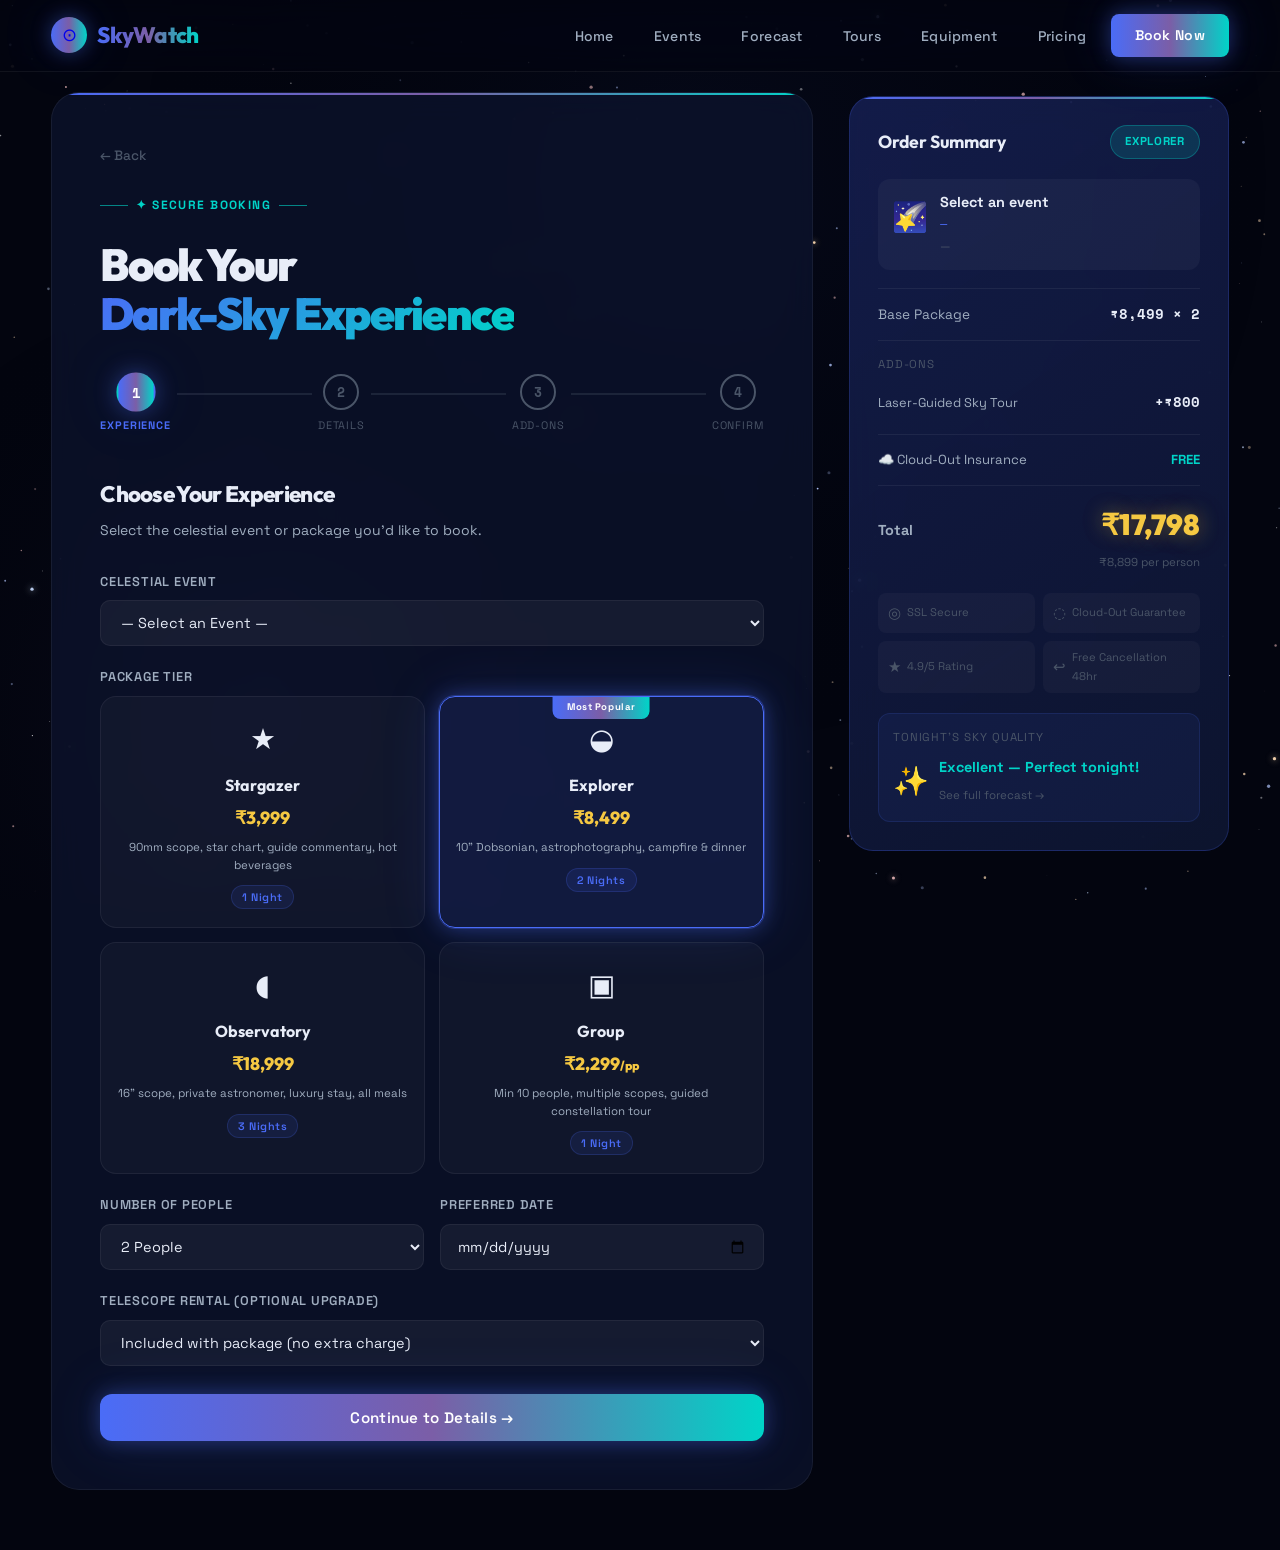
<file: booking.html>
<!DOCTYPE html>
<html lang="en">

<head>
    <meta charset="UTF-8" />
    <meta name="viewport" content="width=device-width, initial-scale=1.0" />
    <title>Book Your Experience — SkyWatch Astronomy Tours</title>
    <meta name="description"
        content="Book your dark-sky astronomy tour, telescope rental, or celestial event experience with SkyWatch. Includes cloud-out insurance on every booking." />
    <link rel="stylesheet" href="styles.css" />
    <link rel="icon"
        href="data:image/svg+xml,<svg xmlns='http://www.w3.org/2000/svg' viewBox='0 0 100 100'><text y='.9em' font-size='90'>🔭</text></svg>" />
</head>

<body>

    <canvas id="starfield"></canvas>

    <div class="page-wrapper">

        <!-- ═══════════ NAVBAR ═══════════ -->
        <nav class="navbar" id="mainNav">
            <a href="index.html" class="nav-logo">
                <div class="nav-logo-icon">⊙</div>
                <span class="nav-logo-text">SkyWatch</span>
            </a>
            <ul class="nav-links" id="navLinks">
                <li><a href="index.html">Home</a></li>
                <li><a href="events.html">Events</a></li>
                <li><a href="forecast.html">Forecast</a></li>
                <li><a href="index.html#tours">Tours</a></li>
                <li><a href="index.html#equipment">Equipment</a></li>
                <li><a href="index.html#pricing">Pricing</a></li>
                <li><a href="booking.html" class="nav-cta btn active">Book Now</a></li>
            </ul>
            <div class="nav-hamburger" id="hamburger" onclick="toggleMenu()">
                <span></span><span></span><span></span>
            </div>
        </nav>

        <!-- ═══════════ BOOKING PAGE ═══════════ -->
        <main class="booking-page">
            <div class="booking-layout">

                <!-- ─── LEFT: Multi-Step Form ─── -->
                <div class="booking-form-panel">

                    <!-- Header -->
                    <div class="booking-page-header">
                        <a href="javascript:history.back()" class="booking-back-btn">← Back</a>
                        <div>
                            <div class="section-tag" style="justify-content:flex-start;">✦ Secure Booking</div>
                            <h1 class="booking-page-title">Book Your<br><span class="booking-title-grad">Dark-Sky
                                    Experience</span></h1>
                        </div>
                    </div>

                    <!-- Step Progress Bar -->
                    <div class="booking-steps" id="bookingSteps">
                        <div class="booking-step active" data-step="1">
                            <div class="booking-step-dot">1</div>
                            <span>Experience</span>
                        </div>
                        <div class="booking-step-line"></div>
                        <div class="booking-step" data-step="2">
                            <div class="booking-step-dot">2</div>
                            <span>Details</span>
                        </div>
                        <div class="booking-step-line"></div>
                        <div class="booking-step" data-step="3">
                            <div class="booking-step-dot">3</div>
                            <span>Add-ons</span>
                        </div>
                        <div class="booking-step-line"></div>
                        <div class="booking-step" data-step="4">
                            <div class="booking-step-dot">4</div>
                            <span>Confirm</span>
                        </div>
                    </div>

                    <!-- ── STEP 1: Choose Experience ── -->
                    <div class="booking-step-content active" id="step1">
                        <h2 class="booking-step-title">Choose Your Experience</h2>
                        <p class="booking-step-desc">Select the celestial event or package you'd like to book.</p>

                        <!-- Event Selector -->
                        <div class="form-group">
                            <label class="form-label">Celestial Event</label>
                            <select class="form-select" id="eventSelect" onchange="updateSummary()">
                                <option value="">— Select an Event —</option>
                                <option value="Total Solar Eclipse|14999|Apr 8, 2026|Rajasthan Desert">🌑 Total Solar
                                    Eclipse — Apr 8 (₹14,999/person)</option>
                                <option value="Annular Solar Eclipse|9999|Oct 2, 2026|Odisha Coast">🌑 Annular Solar
                                    Eclipse — Oct 2 (₹9,999/person)</option>
                                <option value="Perseid Meteor Shower|8499|Aug 11, 2026|Spiti Valley">🌠 Perseid Meteor
                                    Shower Peak — Aug 11 (₹8,499/person)</option>
                                <option value="Geminid Meteor Shower|12999|Dec 13, 2026|Hanle Ladakh">🌠 Geminid Meteor
                                    Shower — Dec 13 (₹12,999/person)</option>
                                <option value="Eta Aquariid Meteor Shower|6499|May 5, 2026|Rann of Kutch">🌠 Eta
                                    Aquariid Meteor Shower — May 5 (₹6,499/person)</option>
                                <option value="Leonid Meteor Storm|11999|Nov 17, 2026|Jaisalmer">🌠 Leonid Meteor Storm
                                    — Nov 17 (₹11,999/person)</option>
                                <option value="Strawberry Supermoon|6299|Jun 22, 2026|Hampi">🌕 Strawberry Supermoon —
                                    Jun 22 (₹6,299/person)</option>
                                <option value="Blue Moon Total Lunar Eclipse|7499|Jan 31, 2026|Nainital">🌕 Blue Moon
                                    Lunar Eclipse — Jan 31 (₹7,499/person)</option>
                                <option value="Jupiter-Saturn Conjunction|5999|Mar 20, 2026|Pench National Park">🪐
                                    Jupiter–Saturn Conjunction — Mar 20 (₹5,999/person)</option>
                                <option value="Comet C/2025 K1|19999|Apr 15, 2026|Hanle Ladakh">☄️ Comet C/2025 K1
                                    Perihelion — Apr 15 (₹19,999/person)</option>
                                <option value="Saturn's Rings Maximum Tilt|5499|May 15, 2026|Rann of Kutch">🪐 Saturn's
                                    Rings Max Tilt — May 15 (₹5,499/person)</option>
                                <option value="Custom Dark-Sky Tour|3999|Flexible|Choose Location">🌌 Custom Dark-Sky
                                    Tour (₹3,999 base)</option>
                            </select>
                        </div>

                        <!-- Package Selector -->
                        <div class="form-group">
                            <label class="form-label">Package Tier</label>
                            <div class="package-grid" id="packageGrid">

                                <div class="package-option" data-pkg="stargazer" data-price="3999"
                                    onclick="selectPackage(this)">
                                    <div class="package-option-icon">★</div>
                                    <div class="package-option-name">Stargazer</div>
                                    <div class="package-option-price">₹3,999</div>
                                    <div class="package-option-desc">90mm scope, star chart, guide commentary, hot
                                        beverages</div>
                                    <div class="package-option-night">1 Night</div>
                                </div>

                                <div class="package-option selected" data-pkg="explorer" data-price="8499"
                                    onclick="selectPackage(this)">
                                    <div class="package-popular">Most Popular</div>
                                    <div class="package-option-icon">◒</div>
                                    <div class="package-option-name">Explorer</div>
                                    <div class="package-option-price">₹8,499</div>
                                    <div class="package-option-desc">10" Dobsonian, astrophotography, campfire & dinner
                                    </div>
                                    <div class="package-option-night">2 Nights</div>
                                </div>

                                <div class="package-option" data-pkg="observatory" data-price="18999"
                                    onclick="selectPackage(this)">
                                    <div class="package-option-icon">◖</div>
                                    <div class="package-option-name">Observatory</div>
                                    <div class="package-option-price">₹18,999</div>
                                    <div class="package-option-desc">16" scope, private astronomer, luxury stay, all
                                        meals</div>
                                    <div class="package-option-night">3 Nights</div>
                                </div>

                                <div class="package-option" data-pkg="group" data-price="2299"
                                    onclick="selectPackage(this)">
                                    <div class="package-option-icon">▣</div>
                                    <div class="package-option-name">Group</div>
                                    <div class="package-option-price">₹2,299<span style="font-size:0.7em">/pp</span>
                                    </div>
                                    <div class="package-option-desc">Min 10 people, multiple scopes, guided
                                        constellation tour</div>
                                    <div class="package-option-night">1 Night</div>
                                </div>

                            </div>
                        </div>

                        <div style="display:flex;gap:16px;flex-wrap:wrap;">
                            <div class="form-group" style="flex:1;min-width:160px;">
                                <label class="form-label">Number of People</label>
                                <select class="form-select" id="peopleCount" onchange="updateSummary()">
                                    <option value="1">1 Person</option>
                                    <option value="2" selected>2 People</option>
                                    <option value="3">3 People</option>
                                    <option value="4">4 People</option>
                                    <option value="5">5 People</option>
                                    <option value="6">6 People</option>
                                    <option value="8">8 People</option>
                                    <option value="10">10 People (Group)</option>
                                    <option value="15">15 People (Group)</option>
                                    <option value="20">20 People (Group)</option>
                                </select>
                            </div>
                            <div class="form-group" style="flex:1;min-width:160px;">
                                <label class="form-label">Preferred Date</label>
                                <input type="date" class="form-input" id="preferredDate" onchange="updateSummary()" />
                            </div>
                        </div>

                        <!-- Telescope Rental -->
                        <div class="form-group">
                            <label class="form-label">Telescope Rental (optional upgrade)</label>
                            <select class="form-select" id="telescopeSelect" onchange="updateSummary()">
                                <option value="0|Included with package">Included with package (no extra charge)</option>
                                <option value="999|Celestron StarSense 90mm">+ Celestron StarSense 90mm — ₹999/night
                                </option>
                                <option value="1799|Sky-Watcher 130PDS">+ Sky-Watcher 130PDS (130mm) — ₹1,799/night
                                </option>
                                <option value="3299|Dobsonian 10 inch">+ Dobsonian 10" (254mm) — ₹3,299/night</option>
                                <option value="4999|Celestron CPC 1100">+ Celestron CPC 1100 (280mm) — ₹4,999/night
                                </option>
                                <option value="9999|Observatory Ritchey 16 inch">+ Observatory Ritchey 16" —
                                    ₹9,999/night</option>
                            </select>
                        </div>

                        <button class="btn btn-primary btn-block" onclick="goToStep(2)">
                            Continue to Details →
                        </button>
                    </div>

                    <!-- ── STEP 2: Personal Details ── -->
                    <div class="booking-step-content" id="step2">
                        <h2 class="booking-step-title">Your Details</h2>
                        <p class="booking-step-desc">We'll use these to send your booking confirmation and sky briefing.
                        </p>

                        <div style="display:grid;grid-template-columns:1fr 1fr;gap:16px;">
                            <div class="form-group">
                                <label class="form-label">First Name</label>
                                <input type="text" class="form-input" id="firstName" placeholder="Carl" required />
                            </div>
                            <div class="form-group">
                                <label class="form-label">Last Name</label>
                                <input type="text" class="form-input" id="lastName" placeholder="Sagan" required />
                            </div>
                        </div>

                        <div class="form-group">
                            <label class="form-label">Email Address</label>
                            <input type="email" class="form-input" id="emailField" placeholder="you@cosmos.space"
                                required />
                        </div>

                        <div class="form-group">
                            <label class="form-label">Phone Number</label>
                            <input type="tel" class="form-input" id="phoneField" placeholder="+91 98765 43210" />
                        </div>

                        <div class="form-group">
                            <label class="form-label">Experience Level</label>
                            <select class="form-select" id="expLevel">
                                <option>Complete Beginner — never used a telescope</option>
                                <option>Casual Stargazer — seen the moon &amp; planets</option>
                                <option>Intermediate — familiar with star charts</option>
                                <option>Advanced — astrophotography experience</option>
                                <option>Professional / Researcher</option>
                            </select>
                        </div>

                        <div class="form-group">
                            <label class="form-label">Special Requests or Accessibility Needs</label>
                            <textarea class="form-input" id="specialRequests" rows="3"
                                placeholder="Any dietary requirements, mobility considerations, specific objects you want to observe…"
                                style="resize:vertical;"></textarea>
                        </div>

                        <!-- Emergency Contact -->
                        <div
                            style="border:var(--border-subtle);border-radius:14px;padding:20px;margin-bottom:20px;background:rgba(255,255,255,0.02);">
                            <div
                                style="font-size:0.8rem;font-weight:700;letter-spacing:0.08em;text-transform:uppercase;color:var(--star-dim);margin-bottom:14px;">
                                Emergency Contact (recommended for overnight camps)</div>
                            <div style="display:grid;grid-template-columns:1fr 1fr;gap:16px;">
                                <div class="form-group" style="margin-bottom:0;">
                                    <label class="form-label">Name</label>
                                    <input type="text" class="form-input" id="emergencyName"
                                        placeholder="Emergency contact name" />
                                </div>
                                <div class="form-group" style="margin-bottom:0;">
                                    <label class="form-label">Phone</label>
                                    <input type="tel" class="form-input" id="emergencyPhone"
                                        placeholder="+91 XXXXX XXXXX" />
                                </div>
                            </div>
                        </div>

                        <div style="display:flex;gap:12px;">
                            <button class="btn btn-secondary" onclick="goToStep(1)" style="flex:1;">← Back</button>
                            <button class="btn btn-primary" onclick="goToStep(3)" style="flex:2;">Continue to Add-ons
                                →</button>
                        </div>
                    </div>

                    <!-- ── STEP 3: Add-ons ── -->
                    <div class="booking-step-content" id="step3">
                        <h2 class="booking-step-title">Enhance Your Night</h2>
                        <p class="booking-step-desc">Optional extras to make your experience unforgettable.</p>

                        <div class="addons-grid" id="addonsGrid">

                            <label class="addon-card">
                                <input type="checkbox" class="addon-checkbox" data-name="Astrophotography Workshop"
                                    data-price="1500" onchange="updateSummary()" />
                                <div class="addon-icon">◈</div>
                                <div class="addon-info">
                                    <div class="addon-name">Astrophotography Workshop</div>
                                    <div class="addon-desc">3-hour session: camera settings, polar alignment, image
                                        stacking. Includes edited RAW files.</div>
                                </div>
                                <div class="addon-price">+₹1,500</div>
                                <div class="addon-check">✦</div>
                            </label>

                            <label class="addon-card">
                                <input type="checkbox" class="addon-checkbox" data-name="Laser-Guided Sky Tour"
                                    data-price="800" onchange="updateSummary()" checked />
                                <div class="addon-icon">◎</div>
                                <div class="addon-info">
                                    <div class="addon-name">Laser-Guided Sky Tour</div>
                                    <div class="addon-desc">Expert uses a powerful green laser pointer to trace
                                        constellations, mythologies, and seasonal highlights.</div>
                                </div>
                                <div class="addon-price">+₹800</div>
                                <div class="addon-check">✦</div>
                            </label>

                            <label class="addon-card">
                                <input type="checkbox" class="addon-checkbox" data-name="Printed Star Atlas"
                                    data-price="350" onchange="updateSummary()" />
                                <div class="addon-icon">▤</div>
                                <div class="addon-info">
                                    <div class="addon-name">Printed Star Atlas — Personalised</div>
                                    <div class="addon-desc">Custom A3 star chart for your observation date, time, and
                                        location. Signed by your guide.</div>
                                </div>
                                <div class="addon-price">+₹350</div>
                                <div class="addon-check">✦</div>
                            </label>

                            <label class="addon-card">
                                <input type="checkbox" class="addon-checkbox" data-name="Astrophysics Lecture"
                                    data-price="600" onchange="updateSummary()" />
                                <div class="addon-icon">◆</div>
                                <div class="addon-info">
                                    <div class="addon-name">Astrophysics Lecture (1 hr)</div>
                                    <div class="addon-desc">In-person talk by our astronomer on the night's event —
                                        cosmology, stellar evolution, or planetary science.</div>
                                </div>
                                <div class="addon-price">+₹600</div>
                                <div class="addon-check">✦</div>
                            </label>

                            <label class="addon-card">
                                <input type="checkbox" class="addon-checkbox" data-name="Premium Accommodation"
                                    data-price="3500" onchange="updateSummary()" />
                                <div class="addon-icon">△</div>
                                <div class="addon-info">
                                    <div class="addon-name">Premium Camp Accommodation</div>
                                    <div class="addon-desc">Luxury 2-person tent with sleeping bags, thermal liner, and
                                        solar lantern. Pre-set at the site.</div>
                                </div>
                                <div class="addon-price">+₹3,500</div>
                                <div class="addon-check">✦</div>
                            </label>

                            <label class="addon-card">
                                <input type="checkbox" class="addon-checkbox" data-name="Binocular Set" data-price="500"
                                    onchange="updateSummary()" />
                                <div class="addon-icon">◔</div>
                                <div class="addon-info">
                                    <div class="addon-name">Astronomy Binoculars (10×50)</div>
                                    <div class="addon-desc">Wide-field 10×50 binoculars for sweeping the Milky Way, open
                                        clusters, and naked-eye comets.</div>
                                </div>
                                <div class="addon-price">+₹500</div>
                                <div class="addon-check">✦</div>
                            </label>

                            <label class="addon-card">
                                <input type="checkbox" class="addon-checkbox" data-name="Red Torch Kit" data-price="250"
                                    onchange="updateSummary()" />
                                <div class="addon-icon">●</div>
                                <div class="addon-info">
                                    <div class="addon-name">Red Torch Kit (keep it)</div>
                                    <div class="addon-desc">Astronomy-grade red headlamp to preserve night vision, yours
                                        to keep as a souvenir.</div>
                                </div>
                                <div class="addon-price">+₹250</div>
                                <div class="addon-check">✦</div>
                            </label>

                            <label class="addon-card">
                                <input type="checkbox" class="addon-checkbox" data-name="Video Documentary"
                                    data-price="2000" onchange="updateSummary()" />
                                <div class="addon-icon">▶</div>
                                <div class="addon-info">
                                    <div class="addon-name">Personal Video Documentary</div>
                                    <div class="addon-desc">Timelapse of the night sky + your reaction, edited into a
                                        3-min cinematic video. Delivered digitally.</div>
                                </div>
                                <div class="addon-price">+₹2,000</div>
                                <div class="addon-check">✦</div>
                            </label>

                        </div>

                        <!-- Cloud-out insurance notice -->
                        <div class="cloud-out-notice">
                            <span style="font-size:1.5rem;">☁️</span>
                            <div>
                                <div style="font-weight:700;color:var(--aurora-teal);margin-bottom:3px;">Cloud-Out
                                    Insurance — Always Included Free</div>
                                <div style="font-size:0.82rem;color:var(--star-dim);">If cloud cover exceeds 50% at your
                                    site during your session, you receive a <strong>100% full refund</strong> within 24
                                    hours. No forms, no questions.</div>
                            </div>
                        </div>

                        <div style="display:flex;gap:12px;">
                            <button class="btn btn-secondary" onclick="goToStep(2)" style="flex:1;">← Back</button>
                            <button class="btn btn-primary" onclick="goToStep(4)" style="flex:2;">Review & Confirm
                                →</button>
                        </div>
                    </div>

                    <!-- ── STEP 4: Confirm ── -->
                    <div class="booking-step-content" id="step4">
                        <h2 class="booking-step-title">Review &amp; Confirm</h2>
                        <p class="booking-step-desc">Please review your booking before payment.</p>

                        <!-- Booking Summary Accordion -->
                        <div class="confirm-summary" id="confirmSummary">
                            <!-- Filled by JS -->
                        </div>

                        <!-- Payment Method -->
                        <div class="form-group" style="margin-top:24px;">
                            <label class="form-label">Payment Method</label>
                            <div class="payment-methods" id="paymentMethods">
                                <label class="payment-option selected" onclick="selectPayment(this)">
                                    <input type="radio" name="payment" value="upi" checked />
                                    <span class="payment-icon">□</span>
                                    <span class="payment-label">UPI / GPay</span>
                                </label>
                                <label class="payment-option" onclick="selectPayment(this)">
                                    <input type="radio" name="payment" value="card" />
                                    <span class="payment-icon">▣</span>
                                    <span class="payment-label">Credit / Debit Card</span>
                                </label>
                                <label class="payment-option" onclick="selectPayment(this)">
                                    <input type="radio" name="payment" value="netbanking" />
                                    <span class="payment-icon">▤</span>
                                    <span class="payment-label">Net Banking</span>
                                </label>
                                <label class="payment-option" onclick="selectPayment(this)">
                                    <input type="radio" name="payment" value="emi" />
                                    <span class="payment-icon">▨</span>
                                    <span class="payment-label">EMI (0% for 3 mo.)</span>
                                </label>
                            </div>
                        </div>

                        <!-- UPI Fields (shown by default) -->
                        <div id="upiFields" class="payment-fields">
                            <div class="form-group">
                                <label class="form-label">UPI ID</label>
                                <input type="text" class="form-input" id="upiId" placeholder="yourname@upi" />
                            </div>
                        </div>

                        <!-- Card Fields (hidden initially) -->
                        <div id="cardFields" class="payment-fields" style="display:none;">
                            <div class="form-group">
                                <label class="form-label">Card Number</label>
                                <input type="text" class="form-input" id="cardNumber" placeholder="4242 4242 4242 4242"
                                    maxlength="19" />
                            </div>
                            <div style="display:grid;grid-template-columns:1fr 1fr;gap:16px;">
                                <div class="form-group">
                                    <label class="form-label">Expiry Date</label>
                                    <input type="text" class="form-input" id="cardExpiry" placeholder="MM / YY"
                                        maxlength="7" />
                                </div>
                                <div class="form-group">
                                    <label class="form-label">CVV</label>
                                    <input type="text" class="form-input" id="cardCvv" placeholder="123"
                                        maxlength="4" />
                                </div>
                            </div>
                            <div class="form-group">
                                <label class="form-label">Name on Card</label>
                                <input type="text" class="form-input" id="cardName" placeholder="Your full name" />
                            </div>
                        </div>

                        <!-- Terms -->
                        <label class="terms-check">
                            <input type="checkbox" id="termsCheck" onchange="validateConfirm()" />
                            <span>I agree to SkyWatch's <a href="#" style="color:var(--aurora-blue);">Terms &
                                    Conditions</a>, <a href="#" style="color:var(--aurora-blue);">Cancellation
                                    Policy</a>, and <a href="#" style="color:var(--aurora-blue);">Cloud-Out Insurance
                                    Policy</a>.</span>
                        </label>

                        <div style="display:flex;gap:12px;margin-top:24px;">
                            <button class="btn btn-secondary" onclick="goToStep(3)" style="flex:1;">← Back</button>
                            <button class="btn btn-gold btn-block" id="confirmBtn" onclick="confirmBooking()"
                                style="flex:2;opacity:0.5;pointer-events:none;" disabled>
                                🚀 Confirm &amp; Pay
                            </button>
                        </div>

                        <p style="text-align:center;font-size:0.75rem;color:var(--star-faint);margin-top:16px;">
                            ◎ 256-bit SSL encrypted · Your data is safe with us
                        </p>
                    </div>

                    <!-- ── STEP 5: Success ── -->
                    <div class="booking-step-content" id="step5">
                        <div class="booking-success">
                            <div class="success-animation">
                                <div class="success-ring"></div>
                                <div class="success-icon">⊙</div>
                            </div>
                            <h2 class="success-title">Booking Confirmed!</h2>
                            <p class="success-subtitle">Your journey to the stars is officially booked.</p>

                            <div class="success-id-box">
                                <div
                                    style="font-size:0.72rem;color:var(--star-faint);text-transform:uppercase;letter-spacing:0.1em;margin-bottom:6px;">
                                    Booking Reference</div>
                                <div id="bookingRefCode"
                                    style="font-family:var(--font-mono);font-size:1.4rem;font-weight:700;color:var(--aurora-gold);letter-spacing:0.12em;">
                                </div>
                            </div>

                            <div class="success-details" id="successDetails">
                                <!-- Filled by JS -->
                            </div>

                            <div
                                style="display:flex;align-items:center;gap:12px;background:rgba(0,212,200,0.07);border:1px solid rgba(0,212,200,0.2);border-radius:14px;padding:16px 20px;margin-bottom:24px;text-align:left;">
                                <span style="font-size:1.5rem;">☁️</span>
                                <div>
                                    <div style="font-weight:700;color:var(--aurora-teal);font-size:0.9rem;">Cloud-Out
                                        Insurance Active</div>
                                    <div style="font-size:0.8rem;color:var(--star-dim);">We'll monitor sky conditions at
                                        your site 72 hrs before your event. If cloud cover exceeds 50%, your refund is
                                        automatic.</div>
                                </div>
                            </div>

                            <div style="display:flex;gap:12px;flex-wrap:wrap;justify-content:center;">
                                <a href="forecast.html" class="btn btn-secondary">◑ Check Sky Forecast</a>
                                <a href="events.html" class="btn btn-secondary">✦ Browse More Events</a>
                                <a href="index.html" class="btn btn-primary">◆ Back to Home</a>
                            </div>

                            <p style="font-size:0.78rem;color:var(--star-faint);margin-top:20px;text-align:center;">A
                                confirmation email with your sky briefing, location details, and packing list has been
                                sent to <strong id="successEmail" style="color:var(--aurora-blue);"></strong></p>
                        </div>
                    </div>

                </div>

                <!-- ─── RIGHT: Order Summary Panel ─── -->
                <div class="booking-summary-panel">
                    <div class="booking-summary-card" id="orderSummary">
                        <div class="summary-header">
                            <h3>Order Summary</h3>
                            <span id="summaryBadge" class="event-type-badge badge-comet">Explorer</span>
                        </div>

                        <!-- Event Info -->
                        <div class="summary-event" id="summaryEvent">
                            <div class="summary-event-icon">🌠</div>
                            <div>
                                <div id="summaryEventName" class="summary-event-name">Select an event</div>
                                <div id="summaryEventDate" class="summary-event-date">—</div>
                                <div id="summaryEventLocation" class="summary-event-loc">—</div>
                            </div>
                        </div>

                        <div class="summary-divider"></div>

                        <!-- Line items -->
                        <div class="summary-items" id="summaryItems">
                            <div class="summary-item">
                                <span class="summary-item-label">Base Package</span>
                                <span class="summary-item-value" id="summaryBasePrice">₹8,499 × 2</span>
                            </div>
                        </div>

                        <div class="summary-divider"></div>

                        <!-- Add-ons -->
                        <div class="summary-addons" id="summaryAddons">
                            <div
                                style="font-size:0.72rem;color:var(--star-faint);text-transform:uppercase;letter-spacing:0.08em;margin-bottom:8px;">
                                Add-ons</div>
                            <!-- filled by JS -->
                        </div>

                        <div class="summary-divider"></div>

                        <!-- Cloud-out badge -->
                        <div class="summary-insurance">
                            <span>☁️ Cloud-Out Insurance</span>
                            <span style="color:var(--aurora-teal);font-weight:700;">FREE</span>
                        </div>

                        <div class="summary-divider"></div>

                        <!-- Total -->
                        <div class="summary-total">
                            <span>Total</span>
                            <span id="summaryTotal" class="summary-total-value">₹16,998</span>
                        </div>

                        <div id="summaryPerPerson"
                            style="text-align:right;font-size:0.72rem;color:var(--star-faint);margin-top:4px;"></div>

                        <!-- Trust badges -->
                        <div class="trust-badges">
                            <div class="trust-badge"><span>◎</span> SSL Secure</div>
                            <div class="trust-badge"><span>◌</span> Cloud-Out Guarantee</div>
                            <div class="trust-badge"><span>★</span> 4.9/5 Rating</div>
                            <div class="trust-badge"><span>↩</span> Free Cancellation 48hr</div>
                        </div>

                        <!-- Forecast teaser inline -->
                        <div class="summary-forecast" id="summaryForecast">
                            <div
                                style="font-size:0.72rem;color:var(--star-faint);text-transform:uppercase;letter-spacing:0.08em;margin-bottom:8px;">
                                Tonight's Sky Quality</div>
                            <div style="display:flex;align-items:center;gap:10px;">
                                <span style="font-size:1.8rem;" id="forecastIcon">✨</span>
                                <div>
                                    <div id="forecastLabel"
                                        style="font-weight:700;font-size:0.9rem;color:var(--aurora-teal);">Loading…
                                    </div>
                                    <a href="forecast.html"
                                        style="font-size:0.72rem;color:var(--star-faint);text-decoration:none;">See full
                                        forecast →</a>
                                </div>
                            </div>
                        </div>

                    </div>
                </div>

            </div>
        </main>

        <div class="toast-container" id="toastContainer"></div>

    </div><!-- /page-wrapper -->

    <script src="main.js"></script>
    <script>
        /* ══════════════════════════════════════
           booking.js — inline booking page logic
        ══════════════════════════════════════ */

        let currentStep = 1;
        let selectedPackage = { name: 'Explorer', price: 8499, pkg: 'explorer' };
        let bookingTotal = 0;

        // ── Parse URL Params (pre-fill from other pages) ──
        const params = new URLSearchParams(window.location.search);
        const preEvent = params.get('event');
        const prePkg = params.get('pkg');
        const preDate = params.get('date');
        const prePeople = params.get('people');

        window.addEventListener('DOMContentLoaded', () => {
            // Pre-fill event select
            if (preEvent) {
                const sel = document.getElementById('eventSelect');
                for (let opt of sel.options) {
                    if (opt.value.startsWith(preEvent)) { sel.value = opt.value; break; }
                }
                // Fallback: find any partial match
                if (!sel.value && preEvent) {
                    for (let opt of sel.options) {
                        if (opt.text.toLowerCase().includes(preEvent.toLowerCase())) { sel.value = opt.value; break; }
                    }
                }
            }

            // Pre-fill package
            if (prePkg) {
                const pkgEl = document.querySelector(`.package-option[data-pkg="${prePkg}"]`);
                if (pkgEl) selectPackage(pkgEl);
            }

            // Pre-fill date
            if (preDate) {
                document.getElementById('preferredDate').value = preDate;
            }

            // Pre-fill people
            if (prePeople) {
                const ppl = document.getElementById('peopleCount');
                ppl.value = prePeople;
            }

            // Set min date to today
            const today = new Date().toISOString().slice(0, 10);
            document.getElementById('preferredDate').setAttribute('min', today);

            updateSummary();
            loadForecastTeaser();
        });

        // ── Step Navigation ──
        function goToStep(n) {
            // Validate step 2 before proceeding to 3
            if (n === 3) {
                const fn = document.getElementById('firstName').value.trim();
                const em = document.getElementById('emailField').value.trim();
                if (!fn || !em) {
                    showToast('⚠️', 'Please fill in your name and email to continue.');
                    return;
                }
                if (!em.includes('@')) {
                    showToast('⚠️', 'Please enter a valid email address.');
                    return;
                }
            }

            // Validate step 1
            if (n === 2) {
                const ev = document.getElementById('eventSelect').value;
                const dt = document.getElementById('preferredDate').value;
                if (!ev) { showToast('⚠️', 'Please select a celestial event.'); return; }
                if (!dt) { showToast('⚠️', 'Please choose a preferred date.'); return; }
            }

            currentStep = n;

            // Update step indicators
            document.querySelectorAll('.booking-step').forEach(s => {
                const stepNum = parseInt(s.dataset.step);
                s.classList.remove('active', 'completed');
                if (stepNum === n) s.classList.add('active');
                if (stepNum < n) s.classList.add('completed');
            });

            // Show/hide step content
            document.querySelectorAll('.booking-step-content').forEach(c => c.classList.remove('active'));
            const target = document.getElementById(`step${n}`);
            if (target) {
                target.classList.add('active');
                target.scrollIntoView({ behavior: 'smooth', block: 'start' });
            }

            if (n === 4) buildConfirmSummary();
            updateSummary();
        }

        // ── Package Selection ──
        function selectPackage(el) {
            document.querySelectorAll('.package-option').forEach(p => p.classList.remove('selected'));
            el.classList.add('selected');
            selectedPackage = {
                name: el.dataset.pkg.charAt(0).toUpperCase() + el.dataset.pkg.slice(1),
                price: parseInt(el.dataset.price),
                pkg: el.dataset.pkg
            };
            document.getElementById('summaryBadge').textContent = selectedPackage.name;
            updateSummary();
        }

        // ── Payment Method Toggle ──
        function selectPayment(el) {
            document.querySelectorAll('.payment-option').forEach(p => p.classList.remove('selected'));
            el.classList.add('selected');

            const val = el.querySelector('input').value;
            document.getElementById('upiFields').style.display = val === 'upi' ? 'block' : 'none';
            document.getElementById('cardFields').style.display = val === 'card' ? 'block' : 'none';

            // Format card number
            const cardNumEl = document.getElementById('cardNumber');
            if (cardNumEl) {
                cardNumEl.addEventListener('input', (e) => {
                    let val = e.target.value.replace(/\D/g, '').slice(0, 16);
                    e.target.value = val.replace(/(.{4})/g, '$1 ').trim();
                });
            }
        }

        // ── Validate Confirm Button ──
        function validateConfirm() {
            const checked = document.getElementById('termsCheck').checked;
            const btn = document.getElementById('confirmBtn');
            if (checked) {
                btn.style.opacity = '1'; btn.style.pointerEvents = 'auto'; btn.disabled = false;
            } else {
                btn.style.opacity = '0.5'; btn.style.pointerEvents = 'none'; btn.disabled = true;
            }
        }

        // ── Update Order Summary (right panel) ──
        function updateSummary() {
            const evVal = document.getElementById('eventSelect').value;
            const people = parseInt(document.getElementById('peopleCount').value) || 2;
            const telesVal = document.getElementById('telescopeSelect').value;
            const teleParts = telesVal.split('|');
            const telePrice = parseInt(teleParts[0]) || 0;
            const teleName = teleParts[1] || '';

            // Event info
            if (evVal) {
                const parts = evVal.split('|');
                document.getElementById('summaryEventName').textContent = parts[0] || '—';
                document.getElementById('summaryEventDate').textContent = parts[2] || '—';
                document.getElementById('summaryEventLocation').textContent = parts[3] || '—';
            } else {
                document.getElementById('summaryEventName').textContent = 'Select an event';
                document.getElementById('summaryEventDate').textContent = '—';
                document.getElementById('summaryEventLocation').textContent = '—';
            }

            // Base price
            const basePerPerson = selectedPackage.price;
            const baseTotal = basePerPerson * people;

            document.getElementById('summaryBasePrice').textContent =
                `₹${basePerPerson.toLocaleString('en-IN')} × ${people}`;

            // Add-ons
            const addons = Array.from(document.querySelectorAll('.addon-checkbox:checked'));
            let addonsTotal = 0;
            const addonsContainer = document.getElementById('summaryAddons');
            addonsContainer.innerHTML = '<div style="font-size:0.72rem;color:var(--star-faint);text-transform:uppercase;letter-spacing:0.08em;margin-bottom:8px;">Add-ons</div>';

            if (addons.length === 0 && telePrice === 0) {
                addonsContainer.innerHTML += '<div style="font-size:0.82rem;color:var(--star-faint);">None selected</div>';
            }

            addons.forEach(cb => {
                const price = parseInt(cb.dataset.price) || 0;
                addonsTotal += price;
                addonsContainer.innerHTML += `
      <div class="summary-item" style="margin-bottom:6px;">
        <span class="summary-item-label" style="font-size:0.8rem;">${cb.dataset.name}</span>
        <span class="summary-item-value">+₹${price.toLocaleString('en-IN')}</span>
      </div>`;
            });

            if (telePrice > 0) {
                addonsTotal += telePrice;
                addonsContainer.innerHTML += `
      <div class="summary-item" style="margin-bottom:6px;">
        <span class="summary-item-label" style="font-size:0.8rem;">🔭 ${teleName}</span>
        <span class="summary-item-value">+₹${telePrice.toLocaleString('en-IN')}</span>
      </div>`;
            }

            // Totals
            bookingTotal = baseTotal + addonsTotal;
            document.getElementById('summaryTotal').textContent = `₹${bookingTotal.toLocaleString('en-IN')}`;
            document.getElementById('summaryPerPerson').textContent =
                people > 1 ? `₹${Math.round(bookingTotal / people).toLocaleString('en-IN')} per person` : '';
        }

        // ── Build Confirm Summary ──
        function buildConfirmSummary() {
            const fn = document.getElementById('firstName').value.trim();
            const ln = document.getElementById('lastName').value.trim();
            const em = document.getElementById('emailField').value.trim();
            const ph = document.getElementById('phoneField').value.trim();
            const evVal = document.getElementById('eventSelect').value;
            const dt = document.getElementById('preferredDate').value;
            const ppl = document.getElementById('peopleCount').value;
            const evParts = (evVal || '').split('|');

            const addons = Array.from(document.querySelectorAll('.addon-checkbox:checked'))
                .map(cb => cb.dataset.name).join(', ') || 'None';

            document.getElementById('confirmSummary').innerHTML = `
    <div class="confirm-row">
      <div class="confirm-row-label">👤 Guest Name</div>
      <div class="confirm-row-value">${fn} ${ln}</div>
    </div>
    <div class="confirm-row">
      <div class="confirm-row-label">📧 Email</div>
      <div class="confirm-row-value">${em}</div>
    </div>
    <div class="confirm-row">
      <div class="confirm-row-label">📅 Event</div>
      <div class="confirm-row-value">${evParts[0] || '—'}</div>
    </div>
    <div class="confirm-row">
      <div class="confirm-row-label">📅 Date</div>
      <div class="confirm-row-value">${dt || '—'}</div>
    </div>
    <div class="confirm-row">
      <div class="confirm-row-label">📍 Location</div>
      <div class="confirm-row-value">${evParts[3] || '—'}</div>
    </div>
    <div class="confirm-row">
      <div class="confirm-row-label">🚀 Package</div>
      <div class="confirm-row-value">${selectedPackage.name}</div>
    </div>
    <div class="confirm-row">
      <div class="confirm-row-label">👥 Guests</div>
      <div class="confirm-row-value">${ppl} ${parseInt(ppl) === 1 ? 'person' : 'people'}</div>
    </div>
    <div class="confirm-row">
      <div class="confirm-row-label">✦ Add-ons</div>
      <div class="confirm-row-value">${addons}</div>
    </div>
    <div class="confirm-row" style="border-top:var(--border-subtle);padding-top:14px;margin-top:4px;">
      <div class="confirm-row-label" style="font-weight:700;color:var(--star-white);">💰 Total</div>
      <div class="confirm-row-value" style="font-family:var(--font-display);font-size:1.4rem;font-weight:800;color:var(--aurora-gold);">₹${bookingTotal.toLocaleString('en-IN')}</div>
    </div>
  `;
        }

        // ── Confirm & Pay ──
        function confirmBooking() {
            const btn = document.getElementById('confirmBtn');
            btn.textContent = '⏳ Processing…';
            btn.disabled = true;
            btn.style.opacity = '0.7';

            // Simulate payment processing
            setTimeout(() => {
                const refCode = 'SKY-' + Math.random().toString(36).slice(2, 8).toUpperCase();
                const em = document.getElementById('emailField').value;
                const fn = document.getElementById('firstName').value;
                const evVal = document.getElementById('eventSelect').value;
                const evParts = (evVal || '').split('|');
                const dt = document.getElementById('preferredDate').value;
                const ppl = document.getElementById('peopleCount').value;

                document.getElementById('bookingRefCode').textContent = refCode;
                document.getElementById('successEmail').textContent = em;

                document.getElementById('successDetails').innerHTML = `
      <div class="success-detail-item">📅 <strong>${evParts[0] || 'Dark-Sky Tour'}</strong></div>
      <div class="success-detail-item">🗓️ ${dt || 'Date to be confirmed'}</div>
      <div class="success-detail-item">📍 ${evParts[3] || 'Location TBC'}</div>
      <div class="success-detail-item">👥 ${ppl} ${parseInt(ppl) === 1 ? 'Guest' : 'Guests'} · ${selectedPackage.name} Package</div>
      <div class="success-detail-item" style="color:var(--aurora-gold);">💰 Paid: ₹${bookingTotal.toLocaleString('en-IN')}</div>
    `;

                // Mark all steps completed
                document.querySelectorAll('.booking-step').forEach(s => {
                    s.classList.remove('active');
                    s.classList.add('completed');
                });

                goToStep(5);
                showToast('🎉', `Booking confirmed! Ref: ${refCode}`);
            }, 2200);
        }

        // ── Forecast Teaser ──
        async function loadForecastTeaser() {
            const icons = ['✨', '✨', '🌙', '⛅', '☁️'];
            const labels = ['Excellent — Perfect tonight!', 'Excellent sky conditions', 'Good visibility', 'Partly cloudy', 'Cloudy'];
            // Quick simulated result for summary panel
            const idx = Math.floor(Math.random() * 3); // bias towards clear
            document.getElementById('forecastIcon').textContent = icons[idx];
            document.getElementById('forecastLabel').textContent = labels[idx];
        }

    </script>
</body>

</html>
</file>
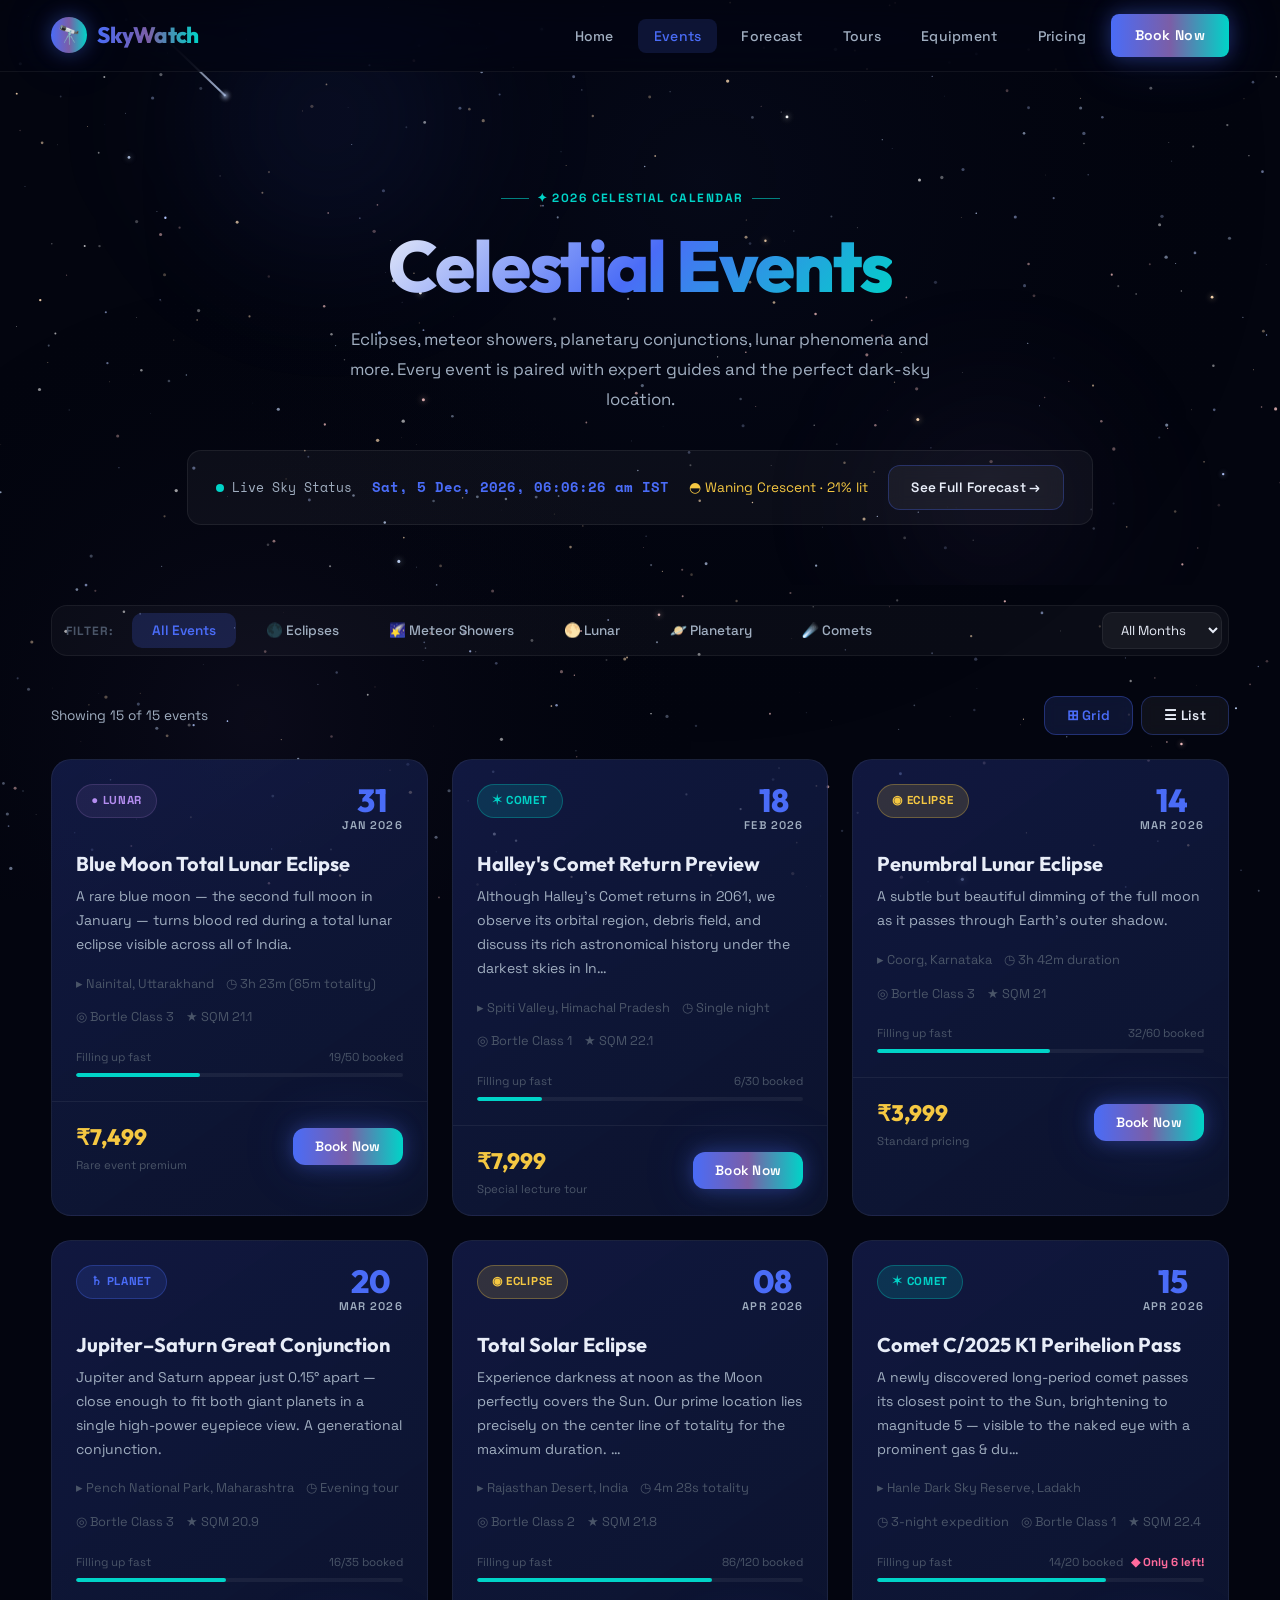
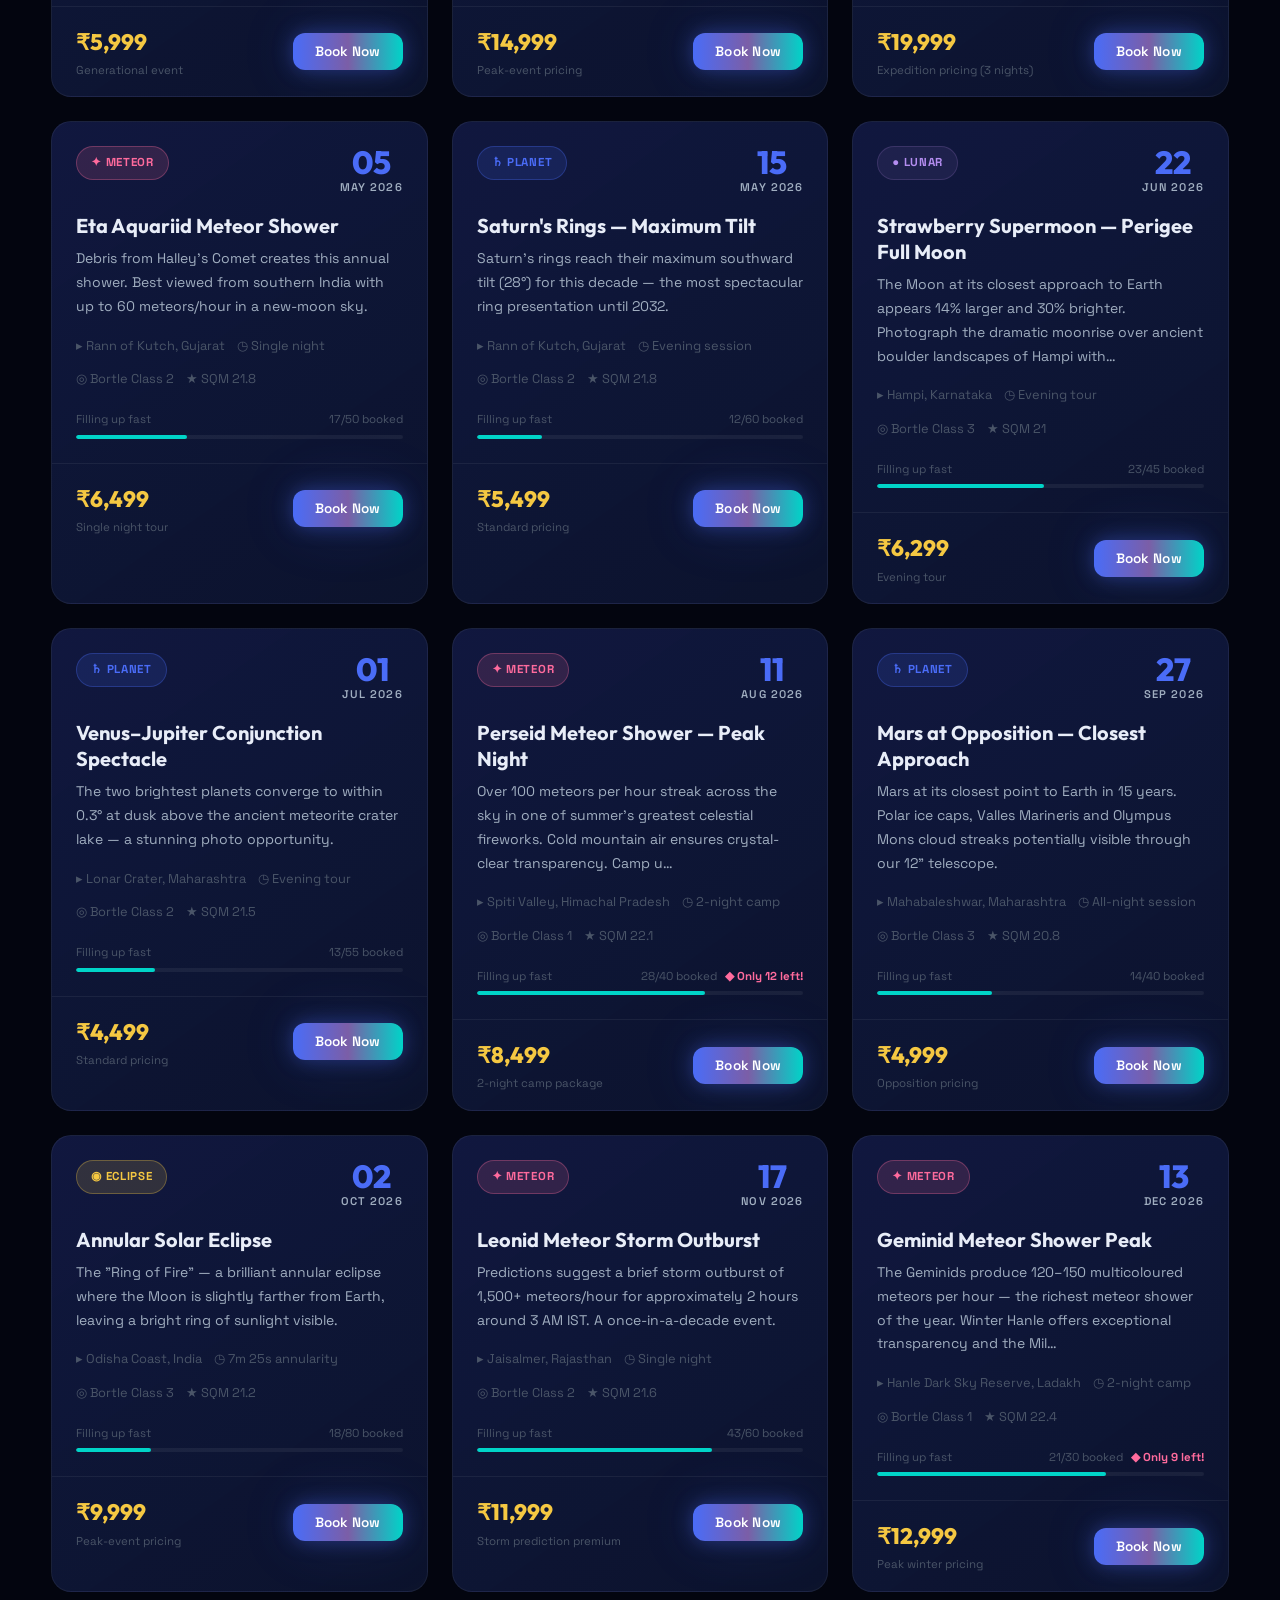
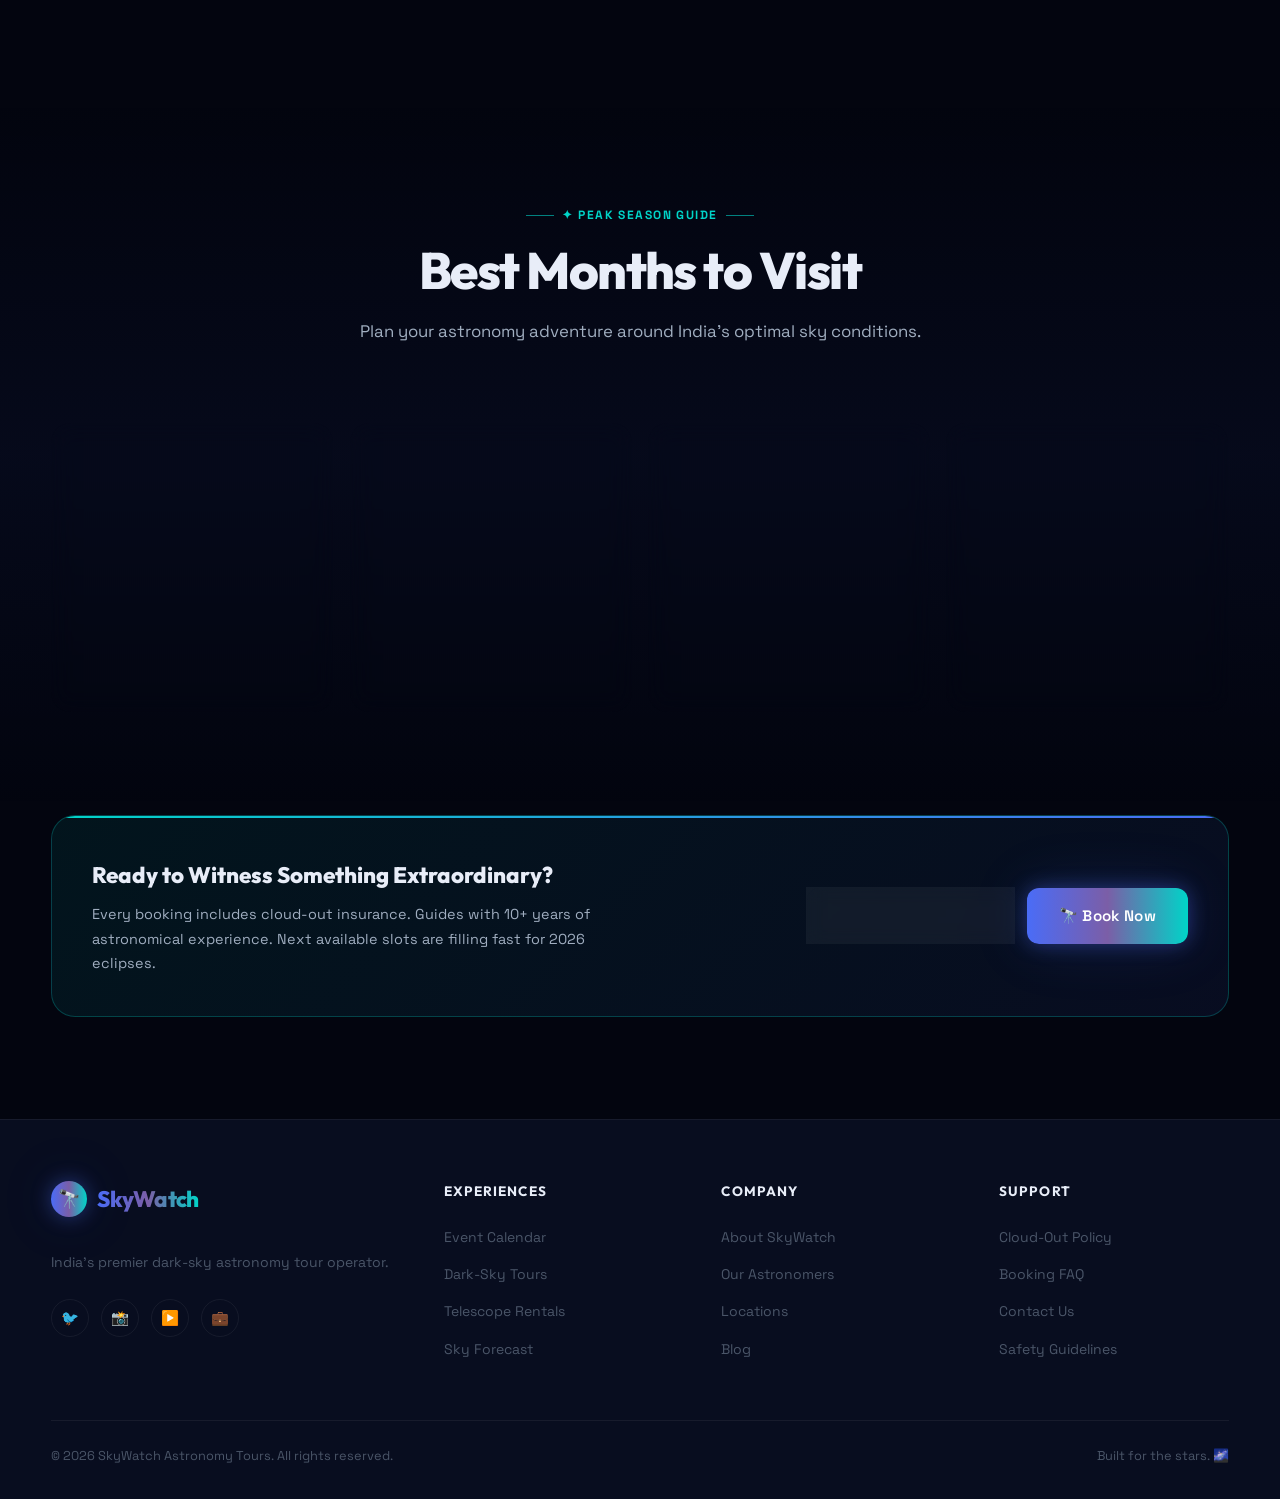
<file: events.html>
<!DOCTYPE html>
<html lang="en">

<head>
    <meta charset="UTF-8" />
    <meta name="viewport" content="width=device-width, initial-scale=1.0" />
    <title>Celestial Events Calendar — SkyWatch Astronomy Tours</title>
    <meta name="description"
        content="Browse our complete celestial event calendar: eclipses, meteor showers, planetary conjunctions, comets and more. Book your dark-sky experience today." />
    <link rel="stylesheet" href="styles.css" />
    <link rel="icon"
        href="data:image/svg+xml,<svg xmlns='http://www.w3.org/2000/svg' viewBox='0 0 100 100'><text y='.9em' font-size='90'>🔭</text></svg>" />
</head>

<body>

    <canvas id="starfield"></canvas>

    <div class="page-wrapper">

        <!-- ═══════════ NAVBAR ═══════════ -->
        <nav class="navbar" id="mainNav">
            <a href="index.html" class="nav-logo">
                <div class="nav-logo-icon">🔭</div>
                <span class="nav-logo-text">SkyWatch</span>
            </a>
            <ul class="nav-links" id="navLinks">
                <li><a href="index.html">Home</a></li>
                <li><a href="events.html" class="active">Events</a></li>
                <li><a href="forecast.html">Forecast</a></li>
                <li><a href="index.html#tours">Tours</a></li>
                <li><a href="index.html#equipment">Equipment</a></li>
                <li><a href="index.html#pricing">Pricing</a></li>
                <li><a href="booking.html" class="nav-cta btn">Book Now</a></li>
            </ul>
            <div class="nav-hamburger" id="hamburger" onclick="toggleMenu()">
                <span></span><span></span><span></span>
            </div>
        </nav>

        <!-- ═══════════ PAGE HERO ═══════════ -->
        <section
            style="padding: clamp(120px,15vw,180px) clamp(20px,4vw,60px) 60px; text-align: center; position: relative; overflow: hidden;">
            <!-- Decorative nebula blobs -->
            <div
                style="position:absolute;top:-80px;left:10%;width:400px;height:400px;background:radial-gradient(circle,rgba(74,108,247,0.12) 0%,transparent 70%);border-radius:50%;filter:blur(60px);pointer-events:none;">
            </div>
            <div
                style="position:absolute;bottom:-80px;right:10%;width:320px;height:320px;background:radial-gradient(circle,rgba(123,94,167,0.1) 0%,transparent 70%);border-radius:50%;filter:blur(60px);pointer-events:none;">
            </div>

            <div class="container" style="position:relative;z-index:2;">
                <div class="section-tag" style="justify-content:center;">✦ 2026 Celestial Calendar</div>
                <h1 class="section-title" style="font-size: clamp(2.4rem,6vw,4.5rem);">
                    <span
                        style="background:linear-gradient(135deg,#e8edf8,#4a6cf7,#00d4c8);-webkit-background-clip:text;-webkit-text-fill-color:transparent;background-clip:text;">Celestial
                        Events</span>
                </h1>
                <p class="section-subtitle" style="margin-bottom: 36px;">Eclipses, meteor showers, planetary
                    conjunctions, lunar phenomena and more. Every event is paired with expert guides and the perfect
                    dark-sky location.</p>

                <!-- Live clock & moon phase mini-widget -->
                <div
                    style="display:inline-flex;align-items:center;gap:20px;background:rgba(255,255,255,0.04);border:1px solid rgba(255,255,255,0.07);border-radius:14px;padding:14px 28px;flex-wrap:wrap;justify-content:center;">
                    <div style="display:flex;align-items:center;gap:8px;">
                        <span class="status-dot" style="background:var(--aurora-teal);"></span>
                        <span style="font-family:var(--font-mono);font-size:0.8rem;color:var(--star-dim);">Live Sky
                            Status</span>
                    </div>
                    <div id="liveDateTime"
                        style="font-family:var(--font-mono);font-size:0.85rem;color:var(--aurora-blue);font-weight:700;">
                    </div>
                    <div id="moonPhaseWidget"
                        style="display:flex;align-items:center;gap:8px;font-size:0.85rem;color:var(--aurora-gold);">
                    </div>
                    <a href="forecast.html" class="btn btn-sm btn-secondary">See Full Forecast →</a>
                </div>
            </div>
        </section>

        <!-- ═══════════ CALENDAR SECTION ═══════════ -->
        <section class="section" style="padding-top: 20px;">
            <div class="container">

                <!-- Filter Bar -->
                <div class="filter-bar" id="filterBar">
                    <span
                        style="font-size:0.75rem;color:var(--star-faint);font-weight:700;letter-spacing:0.08em;padding:0 8px;">FILTER:</span>
                    <button class="filter-btn active" data-filter="all" onclick="filterEvents('all', this)">All
                        Events</button>
                    <button class="filter-btn" data-filter="eclipse" onclick="filterEvents('eclipse', this)">🌑
                        Eclipses</button>
                    <button class="filter-btn" data-filter="meteor" onclick="filterEvents('meteor', this)">🌠 Meteor
                        Showers</button>
                    <button class="filter-btn" data-filter="lunar" onclick="filterEvents('lunar', this)">🌕
                        Lunar</button>
                    <button class="filter-btn" data-filter="planet" onclick="filterEvents('planet', this)">🪐
                        Planetary</button>
                    <button class="filter-btn" data-filter="comet" onclick="filterEvents('comet', this)">☄️
                        Comets</button>
                    <div style="margin-left:auto;display:flex;gap:8px;align-items:center;">
                        <select class="form-select" id="monthFilter" onchange="filterByMonth()"
                            style="padding:8px 14px;font-size:0.82rem;border-radius:10px;width:auto;">
                            <option value="all">All Months</option>
                            <option value="1">January</option>
                            <option value="2">February</option>
                            <option value="3">March</option>
                            <option value="4">April</option>
                            <option value="5">May</option>
                            <option value="6">June</option>
                            <option value="7">July</option>
                            <option value="8">August</option>
                            <option value="9">September</option>
                            <option value="10">October</option>
                            <option value="11">November</option>
                            <option value="12">December</option>
                        </select>
                    </div>
                </div>

                <!-- Result Count -->
                <div
                    style="display:flex;align-items:center;justify-content:space-between;margin-bottom:24px;flex-wrap:wrap;gap:12px;">
                    <p id="eventCount" style="font-size:0.85rem;color:var(--star-dim);"></p>
                    <div style="display:flex;gap:8px;">
                        <button id="viewGrid" class="btn btn-sm btn-secondary" onclick="setView('grid')"
                            style="background:rgba(74,108,247,0.15);border-color:rgba(74,108,247,0.35);color:var(--aurora-blue);">⊞
                            Grid</button>
                        <button id="viewList" class="btn btn-sm btn-secondary" onclick="setView('list')">☰ List</button>
                    </div>
                </div>

                <!-- Events Container -->
                <div class="events-grid" id="eventsContainer"></div>

                <!-- No results state -->
                <div id="noResults" style="display:none;text-align:center;padding:80px 20px;">
                    <div style="font-size:4rem;margin-bottom:16px;">🌌</div>
                    <h3
                        style="font-family:var(--font-display);font-size:1.4rem;margin-bottom:8px;color:var(--star-dim);">
                        No events found</h3>
                    <p style="color:var(--star-faint);font-size:0.9rem;">Try adjusting your filters</p>
                    <button class="btn btn-sm btn-secondary"
                        onclick="filterEvents('all', document.querySelector('.filter-btn'))"
                        style="margin-top:16px;">View All Events</button>
                </div>

            </div>
        </section>

        <!-- ═══════════ UPCOMING HIGHLIGHTS SECTION ═══════════ -->
        <section class="section"
            style="background: linear-gradient(180deg,transparent,rgba(74,108,247,0.05) 50%,transparent);">
            <div class="container">
                <div class="section-header">
                    <div class="section-tag">✦ Peak Season Guide</div>
                    <h2 class="section-title">Best Months to Visit</h2>
                    <p class="section-subtitle">Plan your astronomy adventure around India's optimal sky conditions.</p>
                </div>

                <div style="display:grid;grid-template-columns:repeat(auto-fit,minmax(220px,1fr));gap:16px;">
                    <div class="glass-card reveal" style="text-align:center;padding:28px 20px;">
                        <div style="font-size:2.5rem;margin-bottom:12px;">🌸</div>
                        <h3
                            style="font-family:var(--font-display);font-size:1.1rem;font-weight:700;margin-bottom:8px;color:var(--aurora-gold);">
                            Jan – Feb</h3>
                        <p style="font-size:0.82rem;color:var(--star-dim);line-height:1.7;">Winter skies: Orion at
                            zenith, Pleiades, Hyades. Excellent transparency at Hanle &amp; Spiti.</p>
                        <div style="margin-top:14px;"><span class="event-type-badge badge-planet"
                                style="font-size:0.68rem;">★★★★★ Star Quality</span></div>
                    </div>
                    <div class="glass-card reveal reveal-delay-1" style="text-align:center;padding:28px 20px;">
                        <div style="font-size:2.5rem;margin-bottom:12px;">🌺</div>
                        <h3
                            style="font-family:var(--font-display);font-size:1.1rem;font-weight:700;margin-bottom:8px;color:var(--aurora-gold);">
                            Mar – Apr</h3>
                        <p style="font-size:0.82rem;color:var(--star-dim);line-height:1.7;">Eclipse season, Leo triplet
                            galaxies prominent. Pre-monsoon clearings in Rajasthan desert.</p>
                        <div style="margin-top:14px;"><span class="event-type-badge badge-eclipse"
                                style="font-size:0.68rem;">Eclipse Season ★★★★</span></div>
                    </div>
                    <div class="glass-card reveal reveal-delay-2" style="text-align:center;padding:28px 20px;">
                        <div style="font-size:2.5rem;margin-bottom:12px;">☀️</div>
                        <h3
                            style="font-family:var(--font-display);font-size:1.1rem;font-weight:700;margin-bottom:8px;color:var(--aurora-pink);">
                            Jun – Sep</h3>
                        <p style="font-size:0.82rem;color:var(--star-dim);line-height:1.7;">Monsoon season —
                            challenging. Best sites: Ladakh &amp; Lahaul above cloud layer. Perseids in Aug.</p>
                        <div style="margin-top:14px;"><span class="event-type-badge badge-meteor"
                                style="font-size:0.68rem;">Perseid Shower ★★★</span></div>
                    </div>
                    <div class="glass-card reveal reveal-delay-3" style="text-align:center;padding:28px 20px;">
                        <div style="font-size:2.5rem;margin-bottom:12px;">🍂</div>
                        <h3
                            style="font-family:var(--font-display);font-size:1.1rem;font-weight:700;margin-bottom:8px;color:var(--aurora-gold);">
                            Oct – Dec</h3>
                        <p style="font-size:0.82rem;color:var(--star-dim);line-height:1.7;">Post-monsoon excellence.
                            Geminids in Dec (150/hr). Andromeda galaxy at its finest. Best overall.</p>
                        <div style="margin-top:14px;"><span class="event-type-badge badge-comet"
                                style="font-size:0.68rem;">Peak Season ★★★★★</span></div>
                    </div>
                </div>
            </div>
        </section>

        <!-- ═══════════ BOOKing CTA ═══════════ -->
        <section class="section" style="padding-top:0;">
            <div class="container">
                <div class="insurance-banner">
                    <div>
                        <h3 style="font-family:var(--font-display);font-size:1.4rem;font-weight:800;margin-bottom:8px;">
                            Ready to Witness Something Extraordinary?</h3>
                        <p style="color:var(--star-dim);font-size:0.9rem;max-width:500px;line-height:1.7;">Every booking
                            includes cloud-out insurance. Guides with 10+ years of astronomical experience. Next
                            available slots are filling fast for 2026 eclipses.</p>
                    </div>
                    <div style="display:flex;gap:12px;flex-wrap:wrap;flex-shrink:0;">
                        <a href="forecast.html" class="btn btn-secondary">🌤️ Check Forecast</a>
                        <a href="index.html#pricing" class="btn btn-primary">🔭 Book Now</a>
                    </div>
                </div>
            </div>
        </section>

        <!-- Modal -->
        <div class="modal-overlay" id="eventModal">
            <div class="modal" style="max-width: 620px;">
                <div class="modal-header">
                    <h3 class="modal-title" id="modalTitle">Event Details</h3>
                    <button class="modal-close" onclick="closeEventModal()">✕</button>
                </div>
                <div id="modalContent"></div>
            </div>
        </div>

        <div class="toast-container" id="toastContainer"></div>

        <!-- ═══════════ FOOTER ═══════════ -->
        <footer class="footer">
            <div class="footer-grid">
                <div>
                    <a href="index.html" class="nav-logo" style="margin-bottom:16px;display:inline-flex;">
                        <div class="nav-logo-icon">🔭</div>
                        <span class="nav-logo-text">SkyWatch</span>
                    </a>
                    <p class="footer-brand-desc">India's premier dark-sky astronomy tour operator.</p>
                    <div class="footer-social">
                        <a href="#">🐦</a><a href="#">📸</a><a href="#">▶️</a><a href="#">💼</a>
                    </div>
                </div>
                <div class="footer-col">
                    <h4>Experiences</h4>
                    <ul>
                        <li><a href="events.html">Event Calendar</a></li>
                        <li><a href="index.html#tours">Dark-Sky Tours</a></li>
                        <li><a href="index.html#equipment">Telescope Rentals</a></li>
                        <li><a href="forecast.html">Sky Forecast</a></li>
                    </ul>
                </div>
                <div class="footer-col">
                    <h4>Company</h4>
                    <ul>
                        <li><a href="#">About SkyWatch</a></li>
                        <li><a href="#">Our Astronomers</a></li>
                        <li><a href="#">Locations</a></li>
                        <li><a href="#">Blog</a></li>
                    </ul>
                </div>
                <div class="footer-col">
                    <h4>Support</h4>
                    <ul>
                        <li><a href="#">Cloud-Out Policy</a></li>
                        <li><a href="#">Booking FAQ</a></li>
                        <li><a href="#">Contact Us</a></li>
                        <li><a href="#">Safety Guidelines</a></li>
                    </ul>
                </div>
            </div>
            <div class="footer-bottom">
                <p>© 2026 SkyWatch Astronomy Tours. All rights reserved.</p>
                <p>Built for the stars. 🌌</p>
            </div>
        </footer>

    </div>

    <script src="main.js"></script>
    <script src="events.js"></script>
</body>

</html>
</file>
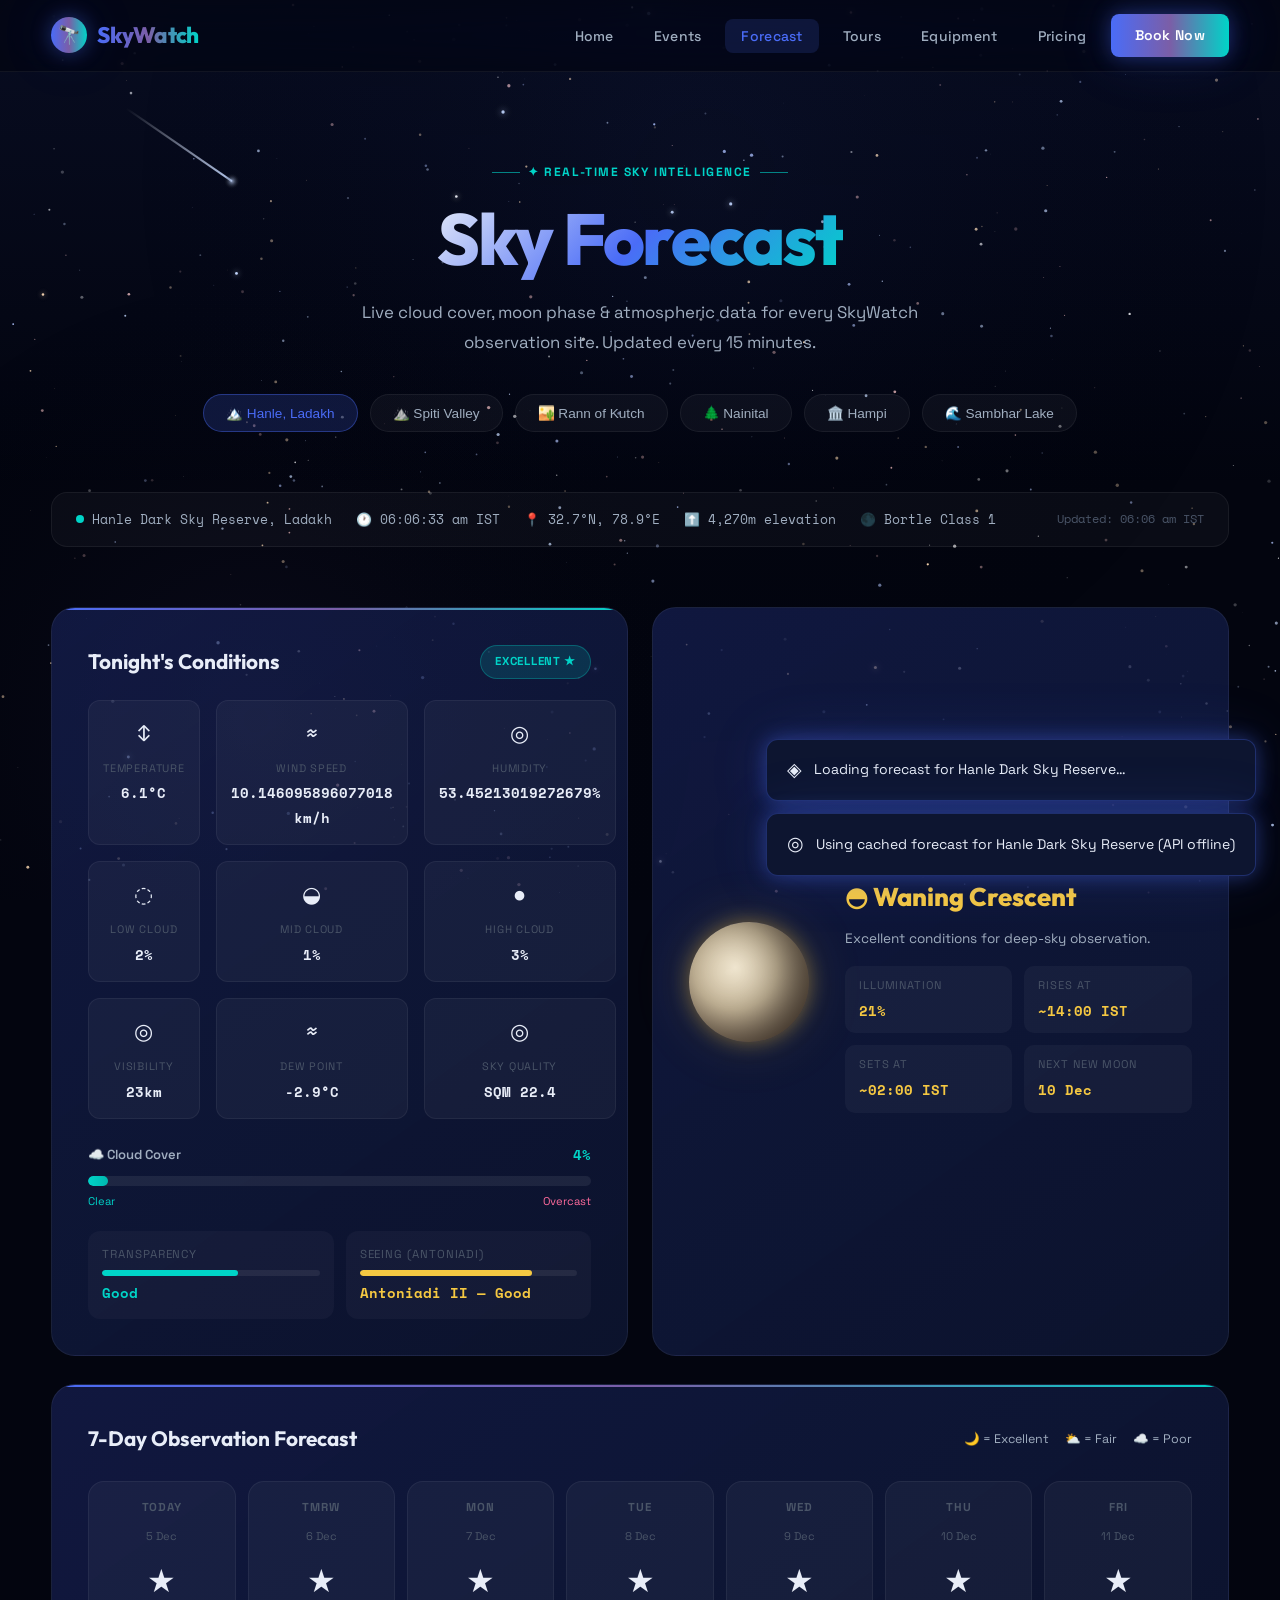
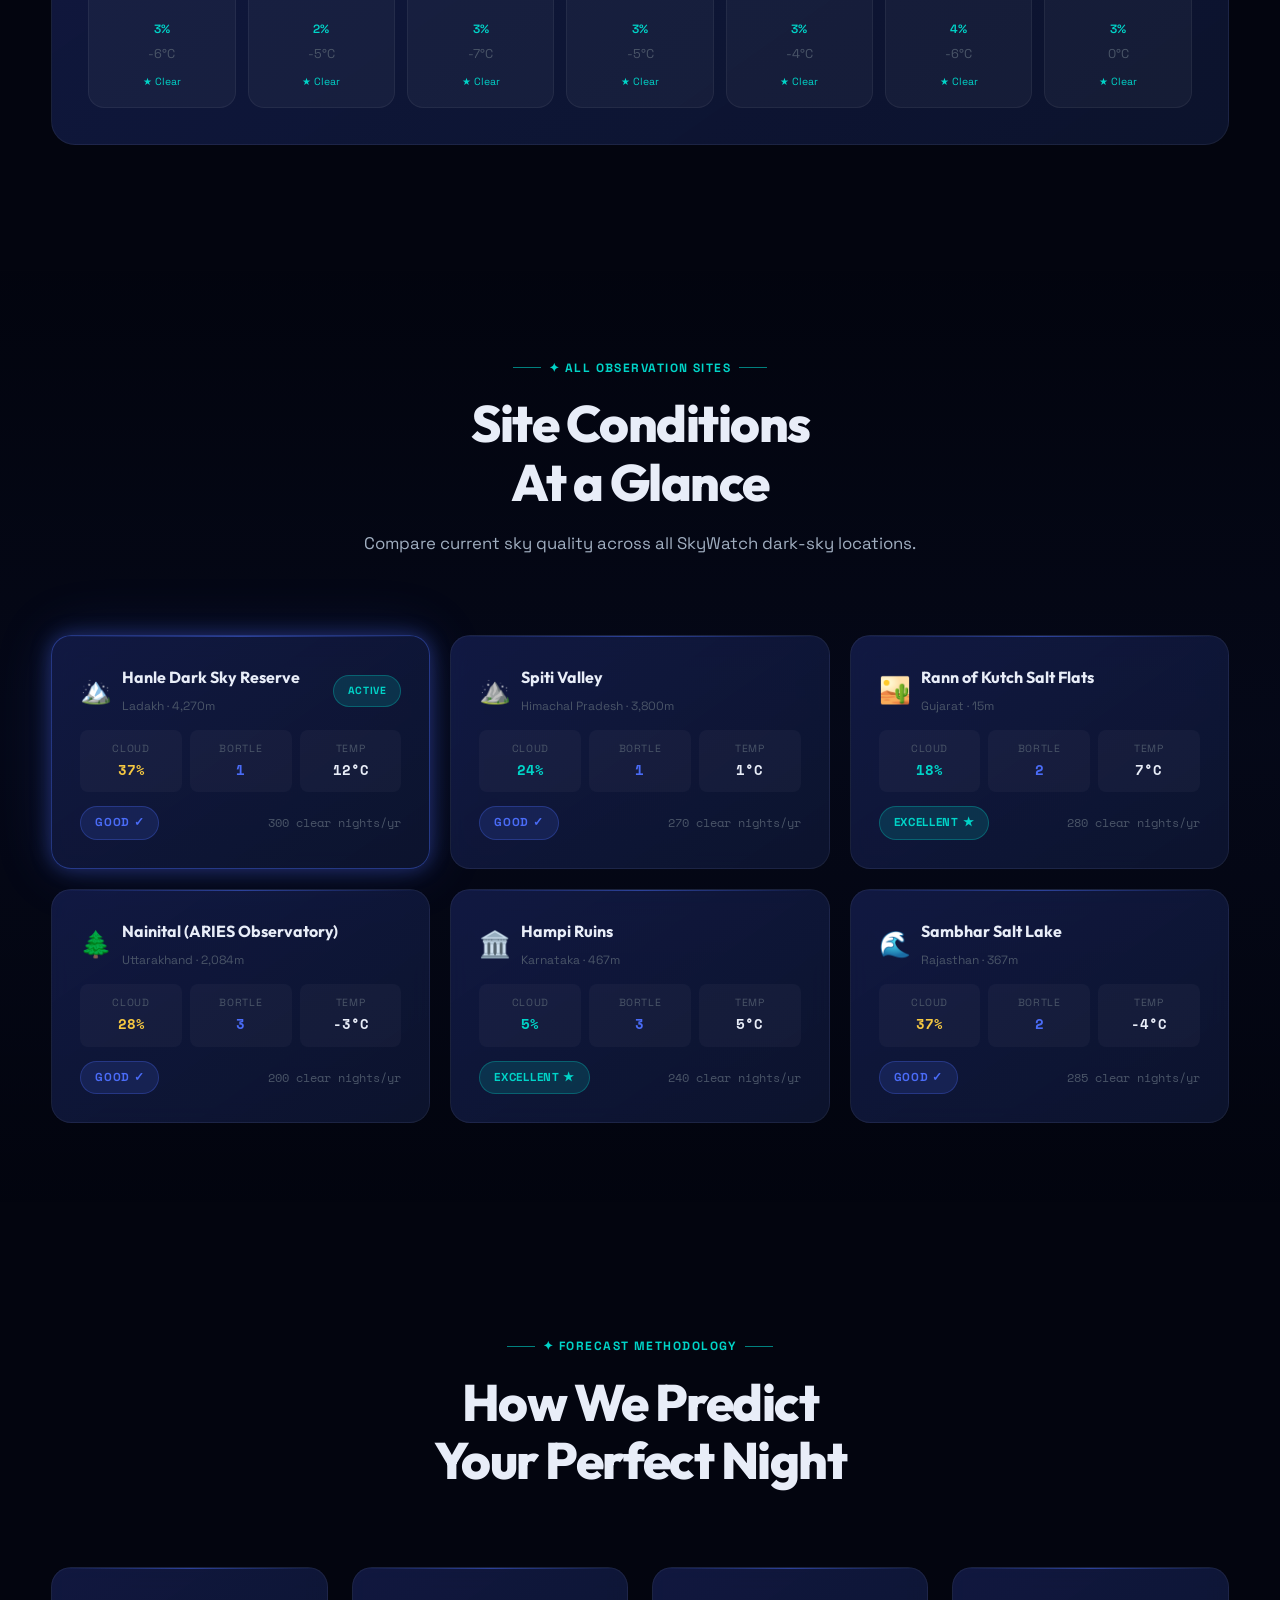
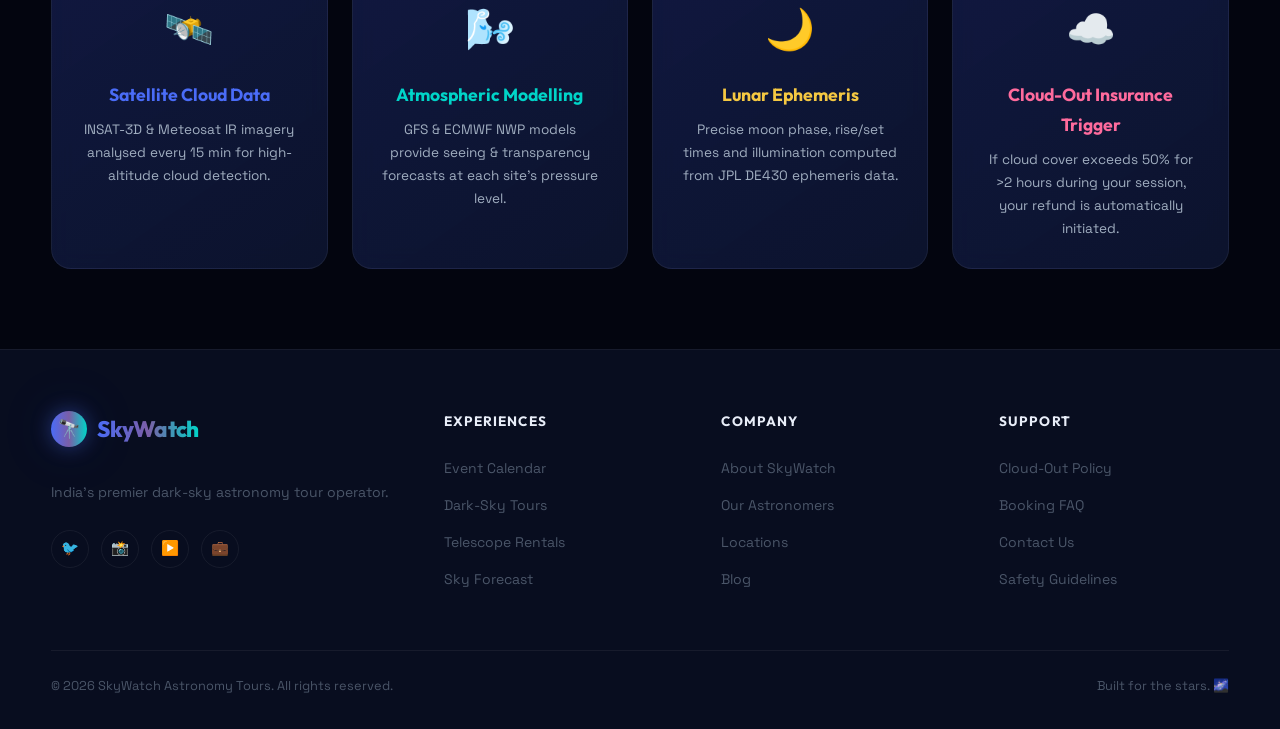
<file: forecast.html>
<!DOCTYPE html>
<html lang="en">

<head>
    <meta charset="UTF-8" />
    <meta name="viewport" content="width=device-width, initial-scale=1.0" />
    <title>Sky Forecast — Cloud Cover & Moon Phase | SkyWatch</title>
    <meta name="description"
        content="Real-time cloud cover, moon phase, and atmospheric forecast for India's premier dark-sky astronomy locations. Plan your perfect observation night." />
    <link rel="stylesheet" href="styles.css" />
    <link rel="icon"
        href="data:image/svg+xml,<svg xmlns='http://www.w3.org/2000/svg' viewBox='0 0 100 100'><text y='.9em' font-size='90'>🔭</text></svg>" />
</head>

<body>

    <canvas id="starfield"></canvas>

    <div class="page-wrapper">

        <!-- ═══════════ NAVBAR ═══════════ -->
        <nav class="navbar" id="mainNav">
            <a href="index.html" class="nav-logo">
                <div class="nav-logo-icon">🔭</div>
                <span class="nav-logo-text">SkyWatch</span>
            </a>
            <ul class="nav-links" id="navLinks">
                <li><a href="index.html">Home</a></li>
                <li><a href="events.html">Events</a></li>
                <li><a href="forecast.html" class="active">Forecast</a></li>
                <li><a href="index.html#tours">Tours</a></li>
                <li><a href="index.html#equipment">Equipment</a></li>
                <li><a href="index.html#pricing">Pricing</a></li>
                <li><a href="index.html#booking" class="nav-cta btn">Book Now</a></li>
            </ul>
            <div class="nav-hamburger" id="hamburger" onclick="toggleMenu()">
                <span></span><span></span><span></span>
            </div>
        </nav>

        <!-- ═══════════ FORECAST HERO ═══════════ -->
        <section class="forecast-hero">
            <div class="container">
                <div class="section-tag" style="justify-content:center;">✦ Real-Time Sky Intelligence</div>
                <h1 class="section-title" style="font-size: clamp(2.4rem,6vw,4.5rem);">
                    <span
                        style="background:linear-gradient(135deg,#e8edf8,#4a6cf7,#00d4c8);-webkit-background-clip:text;-webkit-text-fill-color:transparent;background-clip:text;">Sky
                        Forecast</span>
                </h1>
                <p class="section-subtitle" style="margin-bottom:8px;">Live cloud cover, moon phase &amp; atmospheric
                    data for every SkyWatch observation site. Updated every 15 minutes.</p>

                <!-- Location Selector -->
                <div class="location-selector" id="locationSelector">
                    <button class="location-chip active" onclick="selectLocation('hanle', this)" id="chip-hanle">
                        🏔️ Hanle, Ladakh
                    </button>
                    <button class="location-chip" onclick="selectLocation('spiti', this)" id="chip-spiti">
                        ⛰️ Spiti Valley
                    </button>
                    <button class="location-chip" onclick="selectLocation('rann', this)" id="chip-rann">
                        🏜️ Rann of Kutch
                    </button>
                    <button class="location-chip" onclick="selectLocation('nainital', this)" id="chip-nainital">
                        🌲 Nainital
                    </button>
                    <button class="location-chip" onclick="selectLocation('hampi', this)" id="chip-hampi">
                        🏛️ Hampi
                    </button>
                    <button class="location-chip" onclick="selectLocation('sambhar', this)" id="chip-sambhar">
                        🌊 Sambhar Lake
                    </button>
                </div>
            </div>
        </section>

        <!-- ═══════════ STATUS BAR ═══════════ -->
        <section style="padding: 0 clamp(20px,4vw,60px) 32px;">
            <div class="container">
                <div class="status-bar" id="statusBar">
                    <div class="status-item">
                        <span class="status-dot"></span>
                        <span id="statusLocation">Hanle Dark Sky Reserve, Ladakh</span>
                    </div>
                    <div class="status-item">🕐 <span id="statusTime">--:-- IST</span></div>
                    <div class="status-item">📍 <span id="statusCoords">32.7°N, 78.9°E</span></div>
                    <div class="status-item">⬆️ <span id="statusElevation">4,270m elevation</span></div>
                    <div class="status-item" id="statusBortle">🌑 Bortle Class 1</div>
                    <div class="status-item" style="margin-left:auto;">
                        <span id="lastUpdated" style="color:var(--star-faint);font-size:0.75rem;">Last updated just
                            now</span>
                    </div>
                </div>
            </div>
        </section>

        <!-- ═══════════ MAIN FORECAST DASHBOARD ═══════════ -->
        <section class="section" style="padding-top: 0;">
            <div class="container">

                <!-- Top Row: Current Conditions + Moon Card -->
                <div style="display:grid;grid-template-columns:1fr 1fr;gap:24px;margin-bottom:28px;"
                    class="forecast-top-row">

                    <!-- Current Conditions -->
                    <div class="forecast-panel" id="currentConditions">
                        <div
                            style="display:flex;align-items:center;justify-content:space-between;margin-bottom:20px;flex-wrap:wrap;gap:12px;">
                            <h2 style="font-family:var(--font-display);font-size:1.3rem;font-weight:700;">Tonight's
                                Conditions</h2>
                            <span id="observingRating" class="event-type-badge badge-comet">Fetching...</span>
                        </div>

                        <div style="display:grid;grid-template-columns:repeat(3,1fr);gap:16px;" id="conditionsGrid">
                            <!-- Filled by JS -->
                        </div>

                        <!-- Cloud Cover Bar -->
                        <div style="margin-top:24px;">
                            <div
                                style="display:flex;justify-content:space-between;align-items:center;margin-bottom:8px;">
                                <span style="font-size:0.82rem;color:var(--star-dim);font-weight:600;">☁️ Cloud
                                    Cover</span>
                                <span id="cloudPct"
                                    style="font-family:var(--font-mono);font-size:0.9rem;color:var(--aurora-teal);font-weight:700;">--</span>
                            </div>
                            <div
                                style="height:10px;background:rgba(255,255,255,0.07);border-radius:5px;overflow:hidden;">
                                <div id="cloudBar"
                                    style="height:100%;width:0%;background:var(--gradient-aurora);border-radius:5px;transition:width 1.5s cubic-bezier(0.4,0,0.2,1);">
                                </div>
                            </div>
                            <div style="display:flex;justify-content:space-between;margin-top:6px;">
                                <span style="font-size:0.7rem;color:var(--aurora-teal);">Clear</span>
                                <span style="font-size:0.7rem;color:var(--aurora-pink);">Overcast</span>
                            </div>
                        </div>

                        <!-- Atmospheric Quality Gauges -->
                        <div style="display:grid;grid-template-columns:1fr 1fr;gap:12px;margin-top:20px;">
                            <div style="background:rgba(255,255,255,0.03);border-radius:12px;padding:14px;">
                                <div
                                    style="font-size:0.72rem;color:var(--star-faint);text-transform:uppercase;letter-spacing:0.08em;margin-bottom:6px;">
                                    Transparency</div>
                                <div id="transparencyBar"
                                    style="height:6px;background:rgba(255,255,255,0.07);border-radius:3px;overflow:hidden;margin-bottom:6px;">
                                    <div id="transparencyFill"
                                        style="height:100%;width:0%;background:var(--aurora-teal);border-radius:3px;transition:width 1.5s ease;">
                                    </div>
                                </div>
                                <div id="transparencyLabel"
                                    style="font-family:var(--font-mono);font-size:0.85rem;color:var(--aurora-teal);font-weight:700;">
                                    --</div>
                            </div>
                            <div style="background:rgba(255,255,255,0.03);border-radius:12px;padding:14px;">
                                <div
                                    style="font-size:0.72rem;color:var(--star-faint);text-transform:uppercase;letter-spacing:0.08em;margin-bottom:6px;">
                                    Seeing (Antoniadi)</div>
                                <div id="seeingBar"
                                    style="height:6px;background:rgba(255,255,255,0.07);border-radius:3px;overflow:hidden;margin-bottom:6px;">
                                    <div id="seeingFill"
                                        style="height:100%;width:0%;background:var(--aurora-gold);border-radius:3px;transition:width 1.5s ease;">
                                    </div>
                                </div>
                                <div id="seeingLabel"
                                    style="font-family:var(--font-mono);font-size:0.85rem;color:var(--aurora-gold);font-weight:700;">
                                    --</div>
                            </div>
                        </div>
                    </div>

                    <!-- Moon Phase Card -->
                    <div class="moon-card" id="moonCard">
                        <div class="moon-visual" id="moonVisual"></div>
                        <div class="moon-info" style="flex:1;">
                            <p
                                style="font-size:0.75rem;color:var(--star-faint);text-transform:uppercase;letter-spacing:0.1em;margin-bottom:4px;">
                                Current Moon Phase</p>
                            <h3 id="moonPhaseName">Waxing Crescent</h3>
                            <p id="moonPhaseDesc"
                                style="font-size:0.85rem;color:var(--star-dim);line-height:1.7;margin-bottom:12px;">Good
                                conditions for deep-sky observation.</p>
                            <div class="moon-data-grid">
                                <div class="moon-data-item">
                                    <div class="moon-data-label">Illumination</div>
                                    <div class="moon-data-value" id="moonIllum">--</div>
                                </div>
                                <div class="moon-data-item">
                                    <div class="moon-data-label">Rises At</div>
                                    <div class="moon-data-value" id="moonRise">--</div>
                                </div>
                                <div class="moon-data-item">
                                    <div class="moon-data-label">Sets At</div>
                                    <div class="moon-data-value" id="moonSet">--</div>
                                </div>
                                <div class="moon-data-item">
                                    <div class="moon-data-label">Next New Moon</div>
                                    <div class="moon-data-value" id="nextNewMoon">--</div>
                                </div>
                            </div>
                        </div>
                    </div>

                </div>

                <!-- 7-Day Forecast Panel -->
                <div class="forecast-panel" id="sevenDayPanel">
                    <div
                        style="display:flex;align-items:center;justify-content:space-between;flex-wrap:wrap;gap:12px;margin-bottom:4px;">
                        <h2 style="font-family:var(--font-display);font-size:1.3rem;font-weight:700;">7-Day Observation
                            Forecast</h2>
                        <div style="display:flex;align-items:center;gap:16px;font-size:0.78rem;color:var(--star-dim);">
                            <span>🌙 = Excellent</span>
                            <span>⛅ = Fair</span>
                            <span>☁️ = Poor</span>
                        </div>
                    </div>
                    <div class="forecast-grid" id="forecastGrid">
                        <!-- Filled by JS -->
                    </div>
                </div>

                <!-- Detailed Day Panel (shows on click) -->
                <div id="detailPanel" style="display:none;margin-top:24px;">
                    <div class="forecast-panel">
                        <h3 id="detailTitle"
                            style="font-family:var(--font-display);font-size:1.2rem;font-weight:700;margin-bottom:20px;">
                        </h3>
                        <div id="detailContent"
                            style="display:grid;grid-template-columns:repeat(auto-fit,minmax(180px,1fr));gap:16px;">
                        </div>
                    </div>
                </div>

            </div>
        </section>

        <!-- ═══════════ LOCATION MAP SECTION ═══════════ -->
        <section class="section"
            style="background:linear-gradient(180deg,transparent,rgba(74,108,247,0.04) 50%,transparent);">
            <div class="container">
                <div class="section-header">
                    <div class="section-tag">✦ All Observation Sites</div>
                    <h2 class="section-title">Site Conditions<br>At a Glance</h2>
                    <p class="section-subtitle">Compare current sky quality across all SkyWatch dark-sky locations.</p>
                </div>

                <div id="allSitesGrid"
                    style="display:grid;grid-template-columns:repeat(auto-fill,minmax(300px,1fr));gap:20px;">
                    <!-- Filled by JS -->
                </div>
            </div>
        </section>

        <!-- ═══════════ HOW IT WORKS ═══════════ -->
        <section class="section" style="padding-bottom: 80px;">
            <div class="container">
                <div class="section-header">
                    <div class="section-tag">✦ Forecast Methodology</div>
                    <h2 class="section-title">How We Predict<br>Your Perfect Night</h2>
                </div>
                <div style="display:grid;grid-template-columns:repeat(auto-fit,minmax(240px,1fr));gap:24px;">
                    <div class="glass-card reveal" style="text-align:center;">
                        <div style="font-size:2.5rem;margin-bottom:16px;">🛰️</div>
                        <h3
                            style="font-family:var(--font-display);font-size:1.1rem;font-weight:700;margin-bottom:8px;color:var(--aurora-blue);">
                            Satellite Cloud Data</h3>
                        <p style="font-size:0.85rem;color:var(--star-dim);line-height:1.7;">INSAT-3D &amp; Meteosat IR
                            imagery analysed every 15 min for high-altitude cloud detection.</p>
                    </div>
                    <div class="glass-card reveal reveal-delay-1" style="text-align:center;">
                        <div style="font-size:2.5rem;margin-bottom:16px;">🌬️</div>
                        <h3
                            style="font-family:var(--font-display);font-size:1.1rem;font-weight:700;margin-bottom:8px;color:var(--aurora-teal);">
                            Atmospheric Modelling</h3>
                        <p style="font-size:0.85rem;color:var(--star-dim);line-height:1.7;">GFS &amp; ECMWF NWP models
                            provide seeing &amp; transparency forecasts at each site's pressure level.</p>
                    </div>
                    <div class="glass-card reveal reveal-delay-2" style="text-align:center;">
                        <div style="font-size:2.5rem;margin-bottom:16px;">🌙</div>
                        <h3
                            style="font-family:var(--font-display);font-size:1.1rem;font-weight:700;margin-bottom:8px;color:var(--aurora-gold);">
                            Lunar Ephemeris</h3>
                        <p style="font-size:0.85rem;color:var(--star-dim);line-height:1.7;">Precise moon phase, rise/set
                            times and illumination computed from JPL DE430 ephemeris data.</p>
                    </div>
                    <div class="glass-card reveal reveal-delay-3" style="text-align:center;">
                        <div style="font-size:2.5rem;margin-bottom:16px;">☁️</div>
                        <h3
                            style="font-family:var(--font-display);font-size:1.1rem;font-weight:700;margin-bottom:8px;color:var(--aurora-pink);">
                            Cloud-Out Insurance Trigger</h3>
                        <p style="font-size:0.85rem;color:var(--star-dim);line-height:1.7;">If cloud cover exceeds 50%
                            for &gt;2 hours during your session, your refund is automatically initiated.</p>
                    </div>
                </div>
            </div>
        </section>

        <div class="toast-container" id="toastContainer"></div>

        <!-- ═══════════ FOOTER ═══════════ -->
        <footer class="footer">
            <div class="footer-grid">
                <div>
                    <a href="index.html" class="nav-logo" style="margin-bottom:16px;display:inline-flex;">
                        <div class="nav-logo-icon">🔭</div>
                        <span class="nav-logo-text">SkyWatch</span>
                    </a>
                    <p class="footer-brand-desc">India's premier dark-sky astronomy tour operator.</p>
                    <div class="footer-social">
                        <a href="#">🐦</a><a href="#">📸</a><a href="#">▶️</a><a href="#">💼</a>
                    </div>
                </div>
                <div class="footer-col">
                    <h4>Experiences</h4>
                    <ul>
                        <li><a href="events.html">Event Calendar</a></li>
                        <li><a href="index.html#tours">Dark-Sky Tours</a></li>
                        <li><a href="index.html#equipment">Telescope Rentals</a></li>
                        <li><a href="forecast.html">Sky Forecast</a></li>
                    </ul>
                </div>
                <div class="footer-col">
                    <h4>Company</h4>
                    <ul>
                        <li><a href="#">About SkyWatch</a></li>
                        <li><a href="#">Our Astronomers</a></li>
                        <li><a href="#">Locations</a></li>
                        <li><a href="#">Blog</a></li>
                    </ul>
                </div>
                <div class="footer-col">
                    <h4>Support</h4>
                    <ul>
                        <li><a href="#">Cloud-Out Policy</a></li>
                        <li><a href="#">Booking FAQ</a></li>
                        <li><a href="#">Contact Us</a></li>
                        <li><a href="#">Safety Guidelines</a></li>
                    </ul>
                </div>
            </div>
            <div class="footer-bottom">
                <p>© 2026 SkyWatch Astronomy Tours. All rights reserved.</p>
                <p>Built for the stars. 🌌</p>
            </div>
        </footer>

    </div>

    <script src="main.js"></script>
    <script src="forecast.js"></script>
</body>

</html>
</file>
<file: styles.css>
@import url('https://fonts.googleapis.com/css2?family=Outfit:wght@300;400;500;600;700;800;900&family=Space+Grotesk:wght@300;400;500;600;700&family=Space+Mono:wght@400;700&display=swap');

:root {
    /* Color Palette */
    --void: #03050f;
    --deep-space: #080d1f;
    --nebula-dark: #0d1530;
    --nebula: #111a3e;
    --cosmos: #1a2560;
    --star-blue: #2c3e8c;
    --aurora-blue: #4a6cf7;
    --aurora-purple: #7b5ea7;
    --aurora-teal: #00d4c8;
    --aurora-pink: #ff6b9d;
    --aurora-gold: #f5c842;
    --aurora-orange: #ff8c42;
    --star-white: #e8edf8;
    --star-dim: #a0aec0;
    --star-faint: #4a5568;

    /* Gradients */
    --gradient-hero: linear-gradient(135deg, #03050f 0%, #0d1530 40%, #1a1040 70%, #220d35 100%);
    --gradient-card: linear-gradient(145deg, rgba(26, 37, 96, 0.6) 0%, rgba(13, 21, 48, 0.9) 100%);
    --gradient-aurora: linear-gradient(90deg, var(--aurora-blue), var(--aurora-purple), var(--aurora-teal));
    --gradient-gold: linear-gradient(135deg, var(--aurora-gold), var(--aurora-orange));

    /* Glows */
    --glow-blue: 0 0 20px rgba(74, 108, 247, 0.4), 0 0 60px rgba(74, 108, 247, 0.15);
    --glow-teal: 0 0 20px rgba(0, 212, 200, 0.4), 0 0 60px rgba(0, 212, 200, 0.15);
    --glow-gold: 0 0 20px rgba(245, 200, 66, 0.4), 0 0 60px rgba(245, 200, 66, 0.15);
    --glow-pink: 0 0 20px rgba(255, 107, 157, 0.4), 0 0 60px rgba(255, 107, 157, 0.15);

    /* Typography */
    --font-display: 'Outfit', sans-serif;
    --font-body: 'Space Grotesk', sans-serif;
    --font-mono: 'Space Mono', monospace;

    /* Spacing */
    --section-pad: clamp(60px, 8vw, 120px);
    --container: 1280px;

    /* Borders */
    --border-glow: 1px solid rgba(74, 108, 247, 0.3);
    --border-subtle: 1px solid rgba(255, 255, 255, 0.06);

    /* Transitions */
    --transition: all 0.3s cubic-bezier(0.4, 0, 0.2, 1);
    --transition-slow: all 0.6s cubic-bezier(0.4, 0, 0.2, 1);
}

/* ══════════════════════════════════════════
   RESET & BASE
══════════════════════════════════════════ */
*,
*::before,
*::after {
    box-sizing: border-box;
    margin: 0;
    padding: 0;
}

html {
    scroll-behavior: smooth;
    font-size: 16px;
}

body {
    font-family: var(--font-body);
    background-color: var(--void);
    color: var(--star-white);
    line-height: 1.7;
    overflow-x: hidden;
    min-height: 100vh;
}

/* ══════════════════════════════════════════
   STAR-FIELD CANVAS BACKGROUND
══════════════════════════════════════════ */
#starfield {
    position: fixed;
    top: 0;
    left: 0;
    width: 100%;
    height: 100%;
    z-index: 0;
    pointer-events: none;
}

.page-wrapper {
    position: relative;
    z-index: 1;
}

/* ══════════════════════════════════════════
   NAVIGATION
══════════════════════════════════════════ */
.navbar {
    position: fixed;
    top: 0;
    left: 0;
    right: 0;
    z-index: 1000;
    padding: 0 clamp(20px, 4vw, 60px);
    height: 72px;
    display: flex;
    align-items: center;
    justify-content: space-between;
    background: rgba(3, 5, 15, 0.7);
    backdrop-filter: blur(24px) saturate(1.8);
    -webkit-backdrop-filter: blur(24px) saturate(1.8);
    border-bottom: var(--border-subtle);
    transition: var(--transition);
}

.navbar.scrolled {
    background: rgba(3, 5, 15, 0.95);
    border-bottom-color: rgba(74, 108, 247, 0.2);
}

.nav-logo {
    display: flex;
    align-items: center;
    gap: 10px;
    text-decoration: none;
}

.nav-logo-icon {
    width: 36px;
    height: 36px;
    background: var(--gradient-aurora);
    border-radius: 50%;
    display: flex;
    align-items: center;
    justify-content: center;
    font-size: 18px;
    box-shadow: var(--glow-blue);
    animation: pulse-logo 3s ease-in-out infinite;
}

@keyframes pulse-logo {

    0%,
    100% {
        box-shadow: var(--glow-blue);
        transform: scale(1);
    }

    50% {
        box-shadow: 0 0 30px rgba(74, 108, 247, 0.6), 0 0 80px rgba(74, 108, 247, 0.2);
        transform: scale(1.05);
    }
}

.nav-logo-text {
    font-family: var(--font-display);
    font-size: 1.4rem;
    font-weight: 800;
    background: var(--gradient-aurora);
    -webkit-background-clip: text;
    -webkit-text-fill-color: transparent;
    background-clip: text;
    letter-spacing: -0.03em;
}

.nav-links {
    display: flex;
    align-items: center;
    gap: 8px;
    list-style: none;
}

.nav-links a {
    font-family: var(--font-body);
    font-size: 0.875rem;
    font-weight: 500;
    color: var(--star-dim);
    text-decoration: none;
    padding: 8px 16px;
    border-radius: 8px;
    transition: var(--transition);
    letter-spacing: 0.02em;
}

.nav-links a:hover,
.nav-links a.active {
    color: var(--star-white);
    background: rgba(74, 108, 247, 0.15);
}

.nav-links a.active {
    color: var(--aurora-blue);
}

.nav-cta {
    background: var(--gradient-aurora) !important;
    color: white !important;
    font-weight: 600 !important;
    padding: 10px 24px !important;
    box-shadow: var(--glow-blue);
}

.nav-cta:hover {
    transform: translateY(-2px);
    box-shadow: 0 0 30px rgba(74, 108, 247, 0.6) !important;
    background: rgba(74, 108, 247, 0.15) !important;
}

.nav-hamburger {
    display: none;
    flex-direction: column;
    gap: 5px;
    cursor: pointer;
    padding: 8px;
}

.nav-hamburger span {
    display: block;
    width: 24px;
    height: 2px;
    background: var(--star-white);
    border-radius: 2px;
    transition: var(--transition);
}

/* ══════════════════════════════════════════
   HERO SECTION
══════════════════════════════════════════ */
.hero {
    min-height: 100vh;
    display: flex;
    align-items: center;
    position: relative;
    overflow: hidden;
    padding: 0 clamp(20px, 4vw, 60px);
}

.hero-bg {
    position: absolute;
    inset: 0;
    background: var(--gradient-hero);
}

.hero-bg-image {
    position: absolute;
    inset: 0;
    background-image: url('assets/hero_night_sky.png');
    background-size: cover;
    background-position: center;
    opacity: 0.35;
}

.hero-nebula {
    position: absolute;
    border-radius: 50%;
    filter: blur(80px);
    pointer-events: none;
}

.hero-nebula-1 {
    width: 500px;
    height: 500px;
    background: radial-gradient(circle, rgba(74, 108, 247, 0.3) 0%, transparent 70%);
    top: -100px;
    right: 10%;
    animation: float1 8s ease-in-out infinite;
}

.hero-nebula-2 {
    width: 350px;
    height: 350px;
    background: radial-gradient(circle, rgba(123, 94, 167, 0.25) 0%, transparent 70%);
    bottom: 10%;
    left: 5%;
    animation: float2 10s ease-in-out infinite;
}

@keyframes float1 {

    0%,
    100% {
        transform: translate(0, 0) scale(1);
    }

    50% {
        transform: translate(30px, -40px) scale(1.1);
    }
}

@keyframes float2 {

    0%,
    100% {
        transform: translate(0, 0) scale(1);
    }

    50% {
        transform: translate(-20px, 30px) scale(0.9);
    }
}

.hero-content {
    position: relative;
    z-index: 2;
    max-width: var(--container);
    margin: 0 auto;
    padding: 120px 0 80px;
    width: 100%;
}

.hero-badge {
    display: inline-flex;
    align-items: center;
    gap: 8px;
    background: rgba(74, 108, 247, 0.12);
    border: var(--border-glow);
    border-radius: 100px;
    padding: 8px 20px;
    font-size: 0.8rem;
    font-weight: 600;
    color: var(--aurora-blue);
    letter-spacing: 0.08em;
    text-transform: uppercase;
    margin-bottom: 28px;
    animation: fadeInUp 0.8s ease both;
}

.hero-badge-dot {
    width: 7px;
    height: 7px;
    background: var(--aurora-teal);
    border-radius: 50%;
    animation: blink 1.5s ease-in-out infinite;
}

@keyframes blink {

    0%,
    100% {
        opacity: 1;
        transform: scale(1);
    }

    50% {
        opacity: 0.4;
        transform: scale(0.7);
    }
}

.hero-title {
    font-family: var(--font-display);
    font-size: clamp(2.8rem, 7vw, 6rem);
    font-weight: 900;
    line-height: 1.05;
    letter-spacing: -0.04em;
    margin-bottom: 24px;
    animation: fadeInUp 0.8s 0.15s ease both;
}

.hero-title-grad {
    background: linear-gradient(135deg, var(--star-white) 0%, var(--aurora-blue) 50%, var(--aurora-teal) 100%);
    -webkit-background-clip: text;
    -webkit-text-fill-color: transparent;
    background-clip: text;
}

.hero-title .accent {
    background: var(--gradient-gold);
    -webkit-background-clip: text;
    -webkit-text-fill-color: transparent;
    background-clip: text;
}

.hero-desc {
    font-size: clamp(1rem, 2vw, 1.2rem);
    color: var(--star-dim);
    max-width: 580px;
    margin-bottom: 48px;
    line-height: 1.8;
    animation: fadeInUp 0.8s 0.3s ease both;
}

.hero-actions {
    display: flex;
    gap: 16px;
    flex-wrap: wrap;
    animation: fadeInUp 0.8s 0.45s ease both;
}

.hero-stats {
    display: flex;
    gap: 48px;
    margin-top: 72px;
    animation: fadeInUp 0.8s 0.6s ease both;
}

.hero-stat {
    display: flex;
    flex-direction: column;
}

.hero-stat-value {
    font-family: var(--font-display);
    font-size: 2.2rem;
    font-weight: 800;
    background: var(--gradient-aurora);
    -webkit-background-clip: text;
    -webkit-text-fill-color: transparent;
    background-clip: text;
    line-height: 1;
}

.hero-stat-label {
    font-size: 0.8rem;
    color: var(--star-faint);
    text-transform: uppercase;
    letter-spacing: 0.08em;
    margin-top: 4px;
}

/* ══════════════════════════════════════════
   BUTTONS
══════════════════════════════════════════ */
.btn {
    display: inline-flex;
    align-items: center;
    gap: 10px;
    padding: 14px 32px;
    border-radius: 12px;
    font-family: var(--font-body);
    font-size: 0.95rem;
    font-weight: 600;
    text-decoration: none;
    cursor: pointer;
    border: none;
    transition: var(--transition);
    letter-spacing: 0.02em;
    white-space: nowrap;
}

.btn-primary {
    background: var(--gradient-aurora);
    color: white;
    box-shadow: var(--glow-blue);
}

.btn-primary:hover {
    transform: translateY(-3px);
    box-shadow: 0 0 40px rgba(74, 108, 247, 0.5), 0 8px 32px rgba(74, 108, 247, 0.3);
}

.btn-secondary {
    background: rgba(255, 255, 255, 0.05);
    color: var(--star-white);
    border: var(--border-glow);
    backdrop-filter: blur(8px);
}

.btn-secondary:hover {
    background: rgba(74, 108, 247, 0.12);
    transform: translateY(-3px);
    border-color: rgba(74, 108, 247, 0.5);
}

.btn-gold {
    background: var(--gradient-gold);
    color: var(--void);
    box-shadow: var(--glow-gold);
}

.btn-gold:hover {
    transform: translateY(-3px);
    box-shadow: 0 0 40px rgba(245, 200, 66, 0.5), 0 8px 32px rgba(245, 200, 66, 0.3);
}

.btn-sm {
    padding: 10px 22px;
    font-size: 0.85rem;
}

/* ══════════════════════════════════════════
   SECTION LAYOUT
══════════════════════════════════════════ */
.section {
    padding: var(--section-pad) clamp(20px, 4vw, 60px);
    position: relative;
}

.container {
    max-width: var(--container);
    margin: 0 auto;
}

.section-header {
    text-align: center;
    margin-bottom: clamp(40px, 6vw, 80px);
}

.section-tag {
    display: inline-flex;
    align-items: center;
    gap: 8px;
    font-size: 0.75rem;
    font-weight: 700;
    letter-spacing: 0.12em;
    text-transform: uppercase;
    color: var(--aurora-teal);
    margin-bottom: 16px;
}

.section-tag::before,
.section-tag::after {
    content: '';
    display: block;
    width: 28px;
    height: 1px;
    background: var(--aurora-teal);
    opacity: 0.6;
}

.section-title {
    font-family: var(--font-display);
    font-size: clamp(2rem, 4vw, 3.2rem);
    font-weight: 800;
    letter-spacing: -0.03em;
    line-height: 1.15;
    margin-bottom: 16px;
    color: var(--star-white);
}

.section-subtitle {
    font-size: 1.05rem;
    color: var(--star-dim);
    max-width: 600px;
    margin: 0 auto;
    line-height: 1.8;
}

/* ══════════════════════════════════════════
   GLASS CARDS
══════════════════════════════════════════ */
.glass-card {
    background: var(--gradient-card);
    border: var(--border-subtle);
    border-radius: 20px;
    padding: 28px;
    backdrop-filter: blur(12px);
    transition: var(--transition);
    position: relative;
    overflow: hidden;
}

.glass-card::before {
    content: '';
    position: absolute;
    top: 0;
    left: 0;
    right: 0;
    height: 1px;
    background: linear-gradient(90deg, transparent, rgba(74, 108, 247, 0.5), transparent);
}

.glass-card:hover {
    transform: translateY(-6px);
    border-color: rgba(74, 108, 247, 0.25);
    box-shadow: 0 20px 60px rgba(0, 0, 0, 0.4), var(--glow-blue);
}

/* ══════════════════════════════════════════
   EVENTS GRID / CALENDAR
══════════════════════════════════════════ */
.events-grid {
    display: grid;
    grid-template-columns: repeat(auto-fill, minmax(340px, 1fr));
    gap: 24px;
}

.event-card {
    background: var(--gradient-card);
    border: var(--border-subtle);
    border-radius: 20px;
    overflow: hidden;
    transition: var(--transition);
    cursor: pointer;
    position: relative;
}

.event-card::after {
    content: '';
    position: absolute;
    inset: 0;
    border-radius: 20px;
    border: 1px solid transparent;
    transition: var(--transition);
    pointer-events: none;
}

.event-card:hover::after {
    border-color: rgba(74, 108, 247, 0.4);
}

.event-card:hover {
    transform: translateY(-8px);
    box-shadow: 0 24px 80px rgba(0, 0, 0, 0.5), var(--glow-blue);
}

.event-card-header {
    padding: 24px 24px 16px;
    display: flex;
    align-items: flex-start;
    justify-content: space-between;
    gap: 16px;
}

.event-type-badge {
    display: inline-flex;
    align-items: center;
    gap: 6px;
    padding: 6px 14px;
    border-radius: 100px;
    font-size: 0.72rem;
    font-weight: 700;
    letter-spacing: 0.06em;
    text-transform: uppercase;
}

.badge-eclipse {
    background: rgba(245, 200, 66, 0.15);
    color: var(--aurora-gold);
    border: 1px solid rgba(245, 200, 66, 0.3);
}

.badge-meteor {
    background: rgba(255, 107, 157, 0.15);
    color: var(--aurora-pink);
    border: 1px solid rgba(255, 107, 157, 0.3);
}

.badge-planet {
    background: rgba(74, 108, 247, 0.15);
    color: var(--aurora-blue);
    border: 1px solid rgba(74, 108, 247, 0.3);
}

.badge-comet {
    background: rgba(0, 212, 200, 0.15);
    color: var(--aurora-teal);
    border: 1px solid rgba(0, 212, 200, 0.3);
}

.badge-lunar {
    background: rgba(123, 94, 167, 0.15);
    color: #b48df0;
    border: 1px solid rgba(123, 94, 167, 0.3);
}

.event-date-box {
    text-align: center;
    min-width: 56px;
}

.event-date-day {
    font-family: var(--font-display);
    font-size: 2rem;
    font-weight: 800;
    color: var(--aurora-blue);
    line-height: 1;
}

.event-date-month {
    font-size: 0.7rem;
    font-weight: 600;
    color: var(--star-dim);
    text-transform: uppercase;
    letter-spacing: 0.1em;
}

.event-card-body {
    padding: 0 24px 24px;
}

.event-name {
    font-family: var(--font-display);
    font-size: 1.25rem;
    font-weight: 700;
    color: var(--star-white);
    margin-bottom: 8px;
    line-height: 1.3;
}

.event-desc {
    font-size: 0.875rem;
    color: var(--star-dim);
    line-height: 1.7;
    margin-bottom: 16px;
}

.event-meta {
    display: flex;
    flex-wrap: wrap;
    gap: 12px;
    margin-bottom: 20px;
}

.event-meta-item {
    display: flex;
    align-items: center;
    gap: 6px;
    font-size: 0.8rem;
    color: var(--star-faint);
}

.event-meta-item svg,
.event-meta-item .icon {
    color: var(--aurora-blue);
    opacity: 0.8;
}

.event-card-footer {
    padding: 16px 24px;
    border-top: var(--border-subtle);
    display: flex;
    align-items: center;
    justify-content: space-between;
    gap: 12px;
}

.event-price {
    display: flex;
    flex-direction: column;
}

.event-price-amount {
    font-family: var(--font-display);
    font-size: 1.4rem;
    font-weight: 800;
    color: var(--aurora-gold);
}

.event-price-note {
    font-size: 0.72rem;
    color: var(--star-faint);
}

/* ══════════════════════════════════════════
   CALENDAR FILTER BAR
══════════════════════════════════════════ */
.filter-bar {
    display: flex;
    gap: 10px;
    flex-wrap: wrap;
    margin-bottom: 40px;
    padding: 6px;
    background: rgba(255, 255, 255, 0.03);
    border: var(--border-subtle);
    border-radius: 16px;
    align-items: center;
}

.filter-btn {
    padding: 9px 20px;
    border-radius: 10px;
    border: none;
    background: transparent;
    color: var(--star-dim);
    font-family: var(--font-body);
    font-size: 0.85rem;
    font-weight: 500;
    cursor: pointer;
    transition: var(--transition);
}

.filter-btn:hover,
.filter-btn.active {
    background: rgba(74, 108, 247, 0.2);
    color: var(--star-white);
}

.filter-btn.active {
    color: var(--aurora-blue);
    font-weight: 600;
}

/* ══════════════════════════════════════════
   FORECAST SPECIFIC STYLES
══════════════════════════════════════════ */
.forecast-hero {
    padding: clamp(100px, 12vw, 160px) clamp(20px, 4vw, 60px) 60px;
    background: linear-gradient(180deg, rgba(74, 108, 247, 0.08) 0%, transparent 100%);
    text-align: center;
    position: relative;
}

.location-selector {
    display: flex;
    gap: 12px;
    justify-content: center;
    flex-wrap: wrap;
    margin-top: 36px;
}

.location-chip {
    display: inline-flex;
    align-items: center;
    gap: 8px;
    padding: 10px 22px;
    border-radius: 100px;
    border: var(--border-subtle);
    background: rgba(255, 255, 255, 0.04);
    color: var(--star-dim);
    font-size: 0.85rem;
    font-weight: 500;
    cursor: pointer;
    transition: var(--transition);
}

.location-chip.active,
.location-chip:hover {
    background: rgba(74, 108, 247, 0.18);
    border-color: rgba(74, 108, 247, 0.4);
    color: var(--star-white);
}

.location-chip.active {
    color: var(--aurora-blue);
}

/* Forecast weather display */
.forecast-panel {
    background: var(--gradient-card);
    border: var(--border-subtle);
    border-radius: 24px;
    padding: 36px;
    position: relative;
    overflow: hidden;
}

.forecast-panel::before {
    content: '';
    position: absolute;
    top: 0;
    left: 0;
    right: 0;
    height: 2px;
    background: var(--gradient-aurora);
}

.forecast-grid {
    display: grid;
    grid-template-columns: repeat(7, 1fr);
    gap: 12px;
    margin-top: 24px;
}

.forecast-day {
    background: rgba(255, 255, 255, 0.04);
    border: var(--border-subtle);
    border-radius: 16px;
    padding: 16px 12px;
    text-align: center;
    transition: var(--transition);
}

.forecast-day:hover,
.forecast-day.selected {
    background: rgba(74, 108, 247, 0.15);
    border-color: rgba(74, 108, 247, 0.35);
}

.forecast-day-name {
    font-size: 0.72rem;
    font-weight: 700;
    letter-spacing: 0.08em;
    text-transform: uppercase;
    color: var(--star-faint);
    margin-bottom: 10px;
}

.forecast-day-icon {
    font-size: 2rem;
    margin-bottom: 10px;
    display: block;
}

.forecast-day-cloud {
    font-size: 0.75rem;
    font-weight: 600;
    margin-bottom: 4px;
}

.cloud-low {
    color: var(--aurora-teal);
}

.cloud-mid {
    color: var(--aurora-gold);
}

.cloud-high {
    color: var(--aurora-pink);
}

.forecast-day-temp {
    font-size: 0.8rem;
    color: var(--star-faint);
}

/* Moon Phase */
.moon-card {
    background: var(--gradient-card);
    border: var(--border-subtle);
    border-radius: 24px;
    padding: 36px;
    display: flex;
    align-items: center;
    gap: 36px;
}

.moon-visual {
    width: 120px;
    height: 120px;
    border-radius: 50%;
    background: radial-gradient(circle at 38% 38%, #f0e6d0, #c8b89a 40%, #8a7560 75%, #3d3228 100%);
    box-shadow: var(--glow-gold), inset -20px -10px 40px rgba(0, 0, 0, 0.5);
    position: relative;
    flex-shrink: 0;
    animation: moonGlow 4s ease-in-out infinite;
}

@keyframes moonGlow {

    0%,
    100% {
        box-shadow: var(--glow-gold), inset -20px -10px 40px rgba(0, 0, 0, 0.5);
    }

    50% {
        box-shadow: 0 0 40px rgba(245, 200, 66, 0.6), 0 0 100px rgba(245, 200, 66, 0.2), inset -20px -10px 40px rgba(0, 0, 0, 0.5);
    }
}

.moon-info h3 {
    font-family: var(--font-display);
    font-size: 1.6rem;
    font-weight: 800;
    color: var(--aurora-gold);
    margin-bottom: 8px;
}

.moon-data-grid {
    display: grid;
    grid-template-columns: 1fr 1fr;
    gap: 12px;
    margin-top: 16px;
}

.moon-data-item {
    background: rgba(255, 255, 255, 0.04);
    border-radius: 10px;
    padding: 10px 14px;
}

.moon-data-label {
    font-size: 0.7rem;
    color: var(--star-faint);
    text-transform: uppercase;
    letter-spacing: 0.08em;
    margin-bottom: 4px;
}

.moon-data-value {
    font-family: var(--font-mono);
    font-size: 0.9rem;
    color: var(--aurora-gold);
    font-weight: 700;
}

/* Bortle Scale */
.bortle-meter {
    display: flex;
    gap: 4px;
    align-items: flex-end;
    height: 40px;
}

.bortle-bar {
    flex: 1;
    border-radius: 4px 4px 0 0;
    transition: var(--transition);
    cursor: pointer;
}

.bortle-bar:hover {
    opacity: 0.8;
    transform: scaleY(1.05);
}

/* ══════════════════════════════════════════
   TOURS / EQUIPMENT CARDS
══════════════════════════════════════════ */
.tour-grid {
    display: grid;
    grid-template-columns: repeat(auto-fill, minmax(320px, 1fr));
    gap: 28px;
}

.tour-card {
    background: var(--gradient-card);
    border: var(--border-subtle);
    border-radius: 24px;
    overflow: hidden;
    transition: var(--transition);
    position: relative;
}

.tour-card:hover {
    transform: translateY(-8px);
    box-shadow: 0 24px 80px rgba(0, 0, 0, 0.5), var(--glow-blue);
    border-color: rgba(74, 108, 247, 0.25);
}

.tour-card-img {
    height: 200px;
    background: linear-gradient(135deg, var(--nebula-dark), var(--cosmos));
    display: flex;
    align-items: center;
    justify-content: center;
    font-size: 4rem;
    position: relative;
    overflow: hidden;
}

.tour-card-img::after {
    content: '';
    position: absolute;
    inset: 0;
    background: linear-gradient(180deg, transparent 40%, rgba(8, 13, 31, 0.9) 100%);
}

.tour-card-body {
    padding: 24px;
}

.tour-card-title {
    font-family: var(--font-display);
    font-size: 1.2rem;
    font-weight: 700;
    margin-bottom: 8px;
}

/* ══════════════════════════════════════════
   PRICING SECTION
══════════════════════════════════════════ */
.pricing-grid {
    display: grid;
    grid-template-columns: repeat(auto-fit, minmax(280px, 1fr));
    gap: 24px;
    align-items: stretch;
}

.pricing-card {
    background: var(--gradient-card);
    border: var(--border-subtle);
    border-radius: 24px;
    padding: 36px 28px;
    position: relative;
    transition: var(--transition);
    display: flex;
    flex-direction: column;
}

.pricing-card.featured {
    border-color: rgba(74, 108, 247, 0.4);
    box-shadow: var(--glow-blue);
    background: linear-gradient(145deg, rgba(44, 62, 140, 0.5) 0%, rgba(13, 21, 48, 0.95) 100%);
}

.pricing-card.featured::before {
    content: 'Most Popular';
    position: absolute;
    top: -12px;
    left: 50%;
    transform: translateX(-50%);
    background: var(--gradient-aurora);
    color: white;
    font-size: 0.75rem;
    font-weight: 700;
    letter-spacing: 0.06em;
    padding: 4px 20px;
    border-radius: 100px;
    white-space: nowrap;
}

.pricing-card:hover {
    transform: translateY(-6px);
}

.pricing-tier {
    font-size: 0.75rem;
    font-weight: 700;
    letter-spacing: 0.1em;
    text-transform: uppercase;
    color: var(--aurora-teal);
    margin-bottom: 12px;
}

.pricing-price {
    font-family: var(--font-display);
    font-size: 3rem;
    font-weight: 900;
    color: var(--star-white);
    line-height: 1;
    margin-bottom: 6px;
}

.pricing-price sup {
    font-size: 1.2rem;
    font-weight: 600;
    vertical-align: top;
    margin-top: 8px;
    color: var(--star-dim);
}

.pricing-period {
    font-size: 0.85rem;
    color: var(--star-faint);
    margin-bottom: 24px;
}

.pricing-features {
    list-style: none;
    flex: 1;
    margin-bottom: 32px;
}

.pricing-features li {
    display: flex;
    align-items: flex-start;
    gap: 10px;
    padding: 8px 0;
    font-size: 0.9rem;
    color: var(--star-dim);
    border-bottom: var(--border-subtle);
}

.pricing-features li:last-child {
    border-bottom: none;
}

.pricing-features .check {
    color: var(--aurora-teal);
    font-size: 1rem;
    flex-shrink: 0;
    margin-top: 2px;
}

/* ══════════════════════════════════════════
   INSURANCE CTA
══════════════════════════════════════════ */
.insurance-banner {
    background: linear-gradient(135deg, rgba(0, 212, 200, 0.08) 0%, rgba(74, 108, 247, 0.08) 100%);
    border: 1px solid rgba(0, 212, 200, 0.25);
    border-radius: 24px;
    padding: 40px;
    display: flex;
    align-items: center;
    justify-content: space-between;
    gap: 32px;
    flex-wrap: wrap;
    position: relative;
    overflow: hidden;
}

.insurance-banner::before {
    content: '';
    position: absolute;
    top: 0;
    left: 0;
    right: 0;
    height: 2px;
    background: linear-gradient(90deg, var(--aurora-teal), var(--aurora-blue));
}

/* ══════════════════════════════════════════
   EQUIPMENT SPECS TABLE
══════════════════════════════════════════ */
.specs-table {
    width: 100%;
    border-collapse: collapse;
    border-radius: 16px;
    overflow: hidden;
}

.specs-table th {
    background: rgba(74, 108, 247, 0.15);
    padding: 14px 20px;
    text-align: left;
    font-size: 0.8rem;
    font-weight: 700;
    letter-spacing: 0.08em;
    text-transform: uppercase;
    color: var(--aurora-blue);
    border-bottom: 1px solid rgba(74, 108, 247, 0.2);
}

.specs-table td {
    padding: 14px 20px;
    font-size: 0.9rem;
    color: var(--star-dim);
    border-bottom: var(--border-subtle);
    background: rgba(255, 255, 255, 0.02);
}

.specs-table tr:last-child td {
    border-bottom: none;
}

.specs-table tr:hover td {
    background: rgba(74, 108, 247, 0.07);
}

/* ══════════════════════════════════════════
   FOOTER
══════════════════════════════════════════ */
.footer {
    background: var(--deep-space);
    border-top: var(--border-subtle);
    padding: 60px clamp(20px, 4vw, 60px) 32px;
}

.footer-grid {
    max-width: var(--container);
    margin: 0 auto;
    display: grid;
    grid-template-columns: 1.5fr 1fr 1fr 1fr;
    gap: 48px;
    margin-bottom: 48px;
}

.footer-brand-desc {
    font-size: 0.875rem;
    color: var(--star-faint);
    line-height: 1.8;
    margin: 16px 0 24px;
}

.footer-social {
    display: flex;
    gap: 12px;
}

.footer-social a {
    width: 38px;
    height: 38px;
    border-radius: 50%;
    border: var(--border-subtle);
    display: flex;
    align-items: center;
    justify-content: center;
    color: var(--star-dim);
    text-decoration: none;
    font-size: 0.9rem;
    transition: var(--transition);
}

.footer-social a:hover {
    border-color: rgba(74, 108, 247, 0.4);
    color: var(--aurora-blue);
    background: rgba(74, 108, 247, 0.1);
}

.footer-col h4 {
    font-family: var(--font-display);
    font-size: 0.85rem;
    font-weight: 700;
    letter-spacing: 0.08em;
    text-transform: uppercase;
    color: var(--star-white);
    margin-bottom: 20px;
}

.footer-col ul {
    list-style: none;
}

.footer-col li {
    margin-bottom: 10px;
}

.footer-col a {
    color: var(--star-faint);
    text-decoration: none;
    font-size: 0.875rem;
    transition: var(--transition);
}

.footer-col a:hover {
    color: var(--aurora-blue);
}

.footer-bottom {
    max-width: var(--container);
    margin: 0 auto;
    padding-top: 24px;
    border-top: var(--border-subtle);
    display: flex;
    justify-content: space-between;
    align-items: center;
    flex-wrap: wrap;
    gap: 16px;
}

.footer-bottom p {
    font-size: 0.8rem;
    color: var(--star-faint);
}

/* ══════════════════════════════════════════
   ANIMATIONS
══════════════════════════════════════════ */
@keyframes fadeInUp {
    from {
        opacity: 0;
        transform: translateY(30px);
    }

    to {
        opacity: 1;
        transform: translateY(0);
    }
}

@keyframes fadeIn {
    from {
        opacity: 0;
    }

    to {
        opacity: 1;
    }
}

@keyframes shimmer {
    0% {
        background-position: -200% 0;
    }

    100% {
        background-position: 200% 0;
    }
}

.animate-fade-in-up {
    animation: fadeInUp 0.7s ease both;
}

.animate-fade-in {
    animation: fadeIn 0.7s ease both;
}

/* Scroll-triggered animation classes */
.reveal {
    opacity: 0;
    transform: translateY(40px);
    transition: opacity 0.7s ease, transform 0.7s ease;
}

.reveal.visible {
    opacity: 1;
    transform: translateY(0);
}

.reveal-delay-1 {
    transition-delay: 0.1s;
}

.reveal-delay-2 {
    transition-delay: 0.2s;
}

.reveal-delay-3 {
    transition-delay: 0.3s;
}

.reveal-delay-4 {
    transition-delay: 0.4s;
}

/* ══════════════════════════════════════════
   STATUS BAR & UTILITY WIDGETS
══════════════════════════════════════════ */
.status-bar {
    background: rgba(255, 255, 255, 0.03);
    border: var(--border-subtle);
    border-radius: 16px;
    padding: 16px 24px;
    display: flex;
    align-items: center;
    gap: 24px;
    flex-wrap: wrap;
    margin-bottom: 28px;
    font-family: var(--font-mono);
    font-size: 0.8rem;
}

.status-item {
    display: flex;
    align-items: center;
    gap: 8px;
    color: var(--star-dim);
}

.status-dot {
    width: 8px;
    height: 8px;
    border-radius: 50%;
    background: var(--aurora-teal);
    animation: blink 2s ease-in-out infinite;
}

/* ══════════════════════════════════════════
   LOADING / SKELETON
══════════════════════════════════════════ */
.skeleton {
    background: linear-gradient(90deg, rgba(255, 255, 255, 0.04) 25%, rgba(255, 255, 255, 0.08) 50%, rgba(255, 255, 255, 0.04) 75%);
    background-size: 200% 100%;
    animation: shimmer 1.5s infinite;
    border-radius: 8px;
}

/* ══════════════════════════════════════════
   NOTIFICATION / TOAST
══════════════════════════════════════════ */
.toast-container {
    position: fixed;
    bottom: 24px;
    right: 24px;
    z-index: 9999;
    display: flex;
    flex-direction: column;
    gap: 12px;
}

.toast {
    background: var(--nebula-dark);
    border: var(--border-glow);
    border-radius: 12px;
    padding: 14px 20px;
    display: flex;
    align-items: center;
    gap: 12px;
    min-width: 280px;
    animation: slideInRight 0.4s ease;
    box-shadow: var(--glow-blue);
}

@keyframes slideInRight {
    from {
        opacity: 0;
        transform: translateX(60px);
    }

    to {
        opacity: 1;
        transform: translateX(0);
    }
}

.toast-icon {
    font-size: 1.2rem;
}

.toast-msg {
    font-size: 0.875rem;
    color: var(--star-white);
}

/* ══════════════════════════════════════════
   MODAL
══════════════════════════════════════════ */
.modal-overlay {
    position: fixed;
    inset: 0;
    background: rgba(3, 5, 15, 0.85);
    backdrop-filter: blur(12px);
    z-index: 2000;
    display: flex;
    align-items: center;
    justify-content: center;
    padding: 24px;
    opacity: 0;
    pointer-events: none;
    transition: var(--transition);
}

.modal-overlay.active {
    opacity: 1;
    pointer-events: all;
}

.modal {
    background: var(--nebula-dark);
    border: var(--border-glow);
    border-radius: 24px;
    padding: 40px;
    max-width: 560px;
    width: 100%;
    transform: scale(0.95) translateY(20px);
    transition: var(--transition);
    box-shadow: 0 40px 120px rgba(0, 0, 0, 0.6), var(--glow-blue);
}

.modal-overlay.active .modal {
    transform: scale(1) translateY(0);
}

.modal-header {
    display: flex;
    justify-content: space-between;
    align-items: center;
    margin-bottom: 24px;
}

.modal-title {
    font-family: var(--font-display);
    font-size: 1.4rem;
    font-weight: 700;
}

.modal-close {
    width: 36px;
    height: 36px;
    border-radius: 50%;
    border: var(--border-subtle);
    background: rgba(255, 255, 255, 0.05);
    color: var(--star-dim);
    cursor: pointer;
    display: flex;
    align-items: center;
    justify-content: center;
    font-size: 1.1rem;
    transition: var(--transition);
}

.modal-close:hover {
    background: rgba(255, 107, 157, 0.15);
    color: var(--aurora-pink);
    border-color: rgba(255, 107, 157, 0.3);
}

/* ══════════════════════════════════════════
   FORM ELEMENTS
══════════════════════════════════════════ */
.form-group {
    margin-bottom: 20px;
}

.form-label {
    display: block;
    font-size: 0.8rem;
    font-weight: 600;
    letter-spacing: 0.06em;
    text-transform: uppercase;
    color: var(--star-dim);
    margin-bottom: 8px;
}

.form-input,
.form-select {
    width: 100%;
    padding: 12px 16px;
    background: rgba(255, 255, 255, 0.05);
    border: var(--border-subtle);
    border-radius: 10px;
    color: var(--star-white);
    font-family: var(--font-body);
    font-size: 0.9rem;
    transition: var(--transition);
    outline: none;
}

.form-input:focus,
.form-select:focus {
    border-color: rgba(74, 108, 247, 0.5);
    background: rgba(74, 108, 247, 0.06);
    box-shadow: 0 0 0 3px rgba(74, 108, 247, 0.1);
}

.form-input::placeholder {
    color: var(--star-faint);
}

.form-select option {
    background: var(--nebula-dark);
    color: var(--star-white);
}

/* ══════════════════════════════════════════
   RESPONSIVE
══════════════════════════════════════════ */
@media (max-width: 1024px) {
    .footer-grid {
        grid-template-columns: 1fr 1fr;
    }

    .forecast-grid {
        grid-template-columns: repeat(4, 1fr);
    }
}

@media (max-width: 768px) {
    .nav-links {
        display: none;
    }

    .nav-links.open {
        display: flex;
        flex-direction: column;
        position: absolute;
        top: 72px;
        left: 0;
        right: 0;
        background: rgba(3, 5, 15, 0.98);
        padding: 16px;
        border-bottom: var(--border-subtle);
    }

    .nav-hamburger {
        display: flex;
    }

    .hero-stats {
        gap: 24px;
        flex-wrap: wrap;
    }

    .moon-card {
        flex-direction: column;
    }

    .forecast-grid {
        grid-template-columns: repeat(3, 1fr);
    }

    .footer-grid {
        grid-template-columns: 1fr;
    }

    .insurance-banner {
        flex-direction: column;
    }
}

@media (max-width: 480px) {
    .forecast-grid {
        grid-template-columns: repeat(2, 1fr);
    }

    .events-grid {
        grid-template-columns: 1fr;
    }

    .pricing-grid {
        grid-template-columns: 1fr;
    }
}


/* ══════════════════════════════════════════
   BOOKING PAGE — Full Multi-Step Design
══════════════════════════════════════════ */

/* Page Layout — two-column split */
.booking-page {
    min-height: 100vh;
    padding: 92px clamp(16px, 4vw, 60px) 60px;
    position: relative;
}

.booking-layout {
    max-width: 1200px;
    margin: 0 auto;
    display: grid;
    grid-template-columns: 1fr 380px;
    gap: 36px;
    align-items: start;
}

/* ─── Left Panel: Form ─── */
.booking-form-panel {
    background: rgba(13, 21, 48, 0.7);
    border: var(--border-subtle);
    border-radius: 28px;
    padding: clamp(28px, 4vw, 48px);
    backdrop-filter: blur(16px);
    position: relative;
    overflow: hidden;
}

.booking-form-panel::before {
    content: '';
    position: absolute;
    top: 0;
    left: 0;
    right: 0;
    height: 2px;
    background: var(--gradient-aurora);
}

/* Back Button */
.booking-back-btn {
    display: inline-flex;
    align-items: center;
    gap: 6px;
    color: var(--star-faint);
    text-decoration: none;
    font-size: 0.85rem;
    font-weight: 500;
    margin-bottom: 20px;
    transition: var(--transition);
    cursor: pointer;
}

.booking-back-btn:hover {
    color: var(--aurora-blue);
}

/* Page Title */
.booking-page-header {
    margin-bottom: 36px;
}

.booking-page-title {
    font-family: var(--font-display);
    font-size: clamp(1.8rem, 4vw, 2.8rem);
    font-weight: 900;
    letter-spacing: -0.04em;
    line-height: 1.1;
    margin-top: 8px;
    color: var(--star-white);
}

.booking-title-grad {
    background: linear-gradient(135deg, var(--aurora-blue), var(--aurora-teal));
    -webkit-background-clip: text;
    -webkit-text-fill-color: transparent;
    background-clip: text;
}

/* ─── Step Progress Indicator ─── */
.booking-steps {
    display: flex;
    align-items: center;
    margin-bottom: 40px;
    gap: 0;
}

.booking-step {
    display: flex;
    flex-direction: column;
    align-items: center;
    gap: 6px;
    cursor: default;
}

.booking-step-dot {
    width: 36px;
    height: 36px;
    border-radius: 50%;
    border: 2px solid var(--star-faint);
    background: transparent;
    color: var(--star-faint);
    font-size: 0.82rem;
    font-weight: 700;
    display: flex;
    align-items: center;
    justify-content: center;
    transition: var(--transition);
    font-family: var(--font-mono);
}

.booking-step span {
    font-size: 0.68rem;
    text-transform: uppercase;
    letter-spacing: 0.08em;
    color: var(--star-faint);
    transition: var(--transition);
    white-space: nowrap;
}

.booking-step.active .booking-step-dot {
    background: var(--gradient-aurora);
    border-color: transparent;
    color: white;
    box-shadow: var(--glow-blue);
    transform: scale(1.1);
}

.booking-step.active span {
    color: var(--aurora-blue);
    font-weight: 700;
}

.booking-step.completed .booking-step-dot {
    background: var(--aurora-teal);
    border-color: transparent;
    color: var(--void);
    content: '✓';
}

.booking-step.completed .booking-step-dot::after {
    content: '✓';
    position: absolute;
}

.booking-step.completed span {
    color: var(--aurora-teal);
}

.booking-step-line {
    flex: 1;
    height: 2px;
    background: var(--star-faint);
    opacity: 0.3;
    margin: 0 6px;
    margin-bottom: 22px;
    transition: var(--transition);
}

/* ─── Step Content Containers ─── */
.booking-step-content {
    display: none;
    animation: fadeInUp 0.4s ease;
}

.booking-step-content.active {
    display: block;
}

.booking-step-title {
    font-family: var(--font-display);
    font-size: 1.4rem;
    font-weight: 800;
    letter-spacing: -0.03em;
    margin-bottom: 6px;
    color: var(--star-white);
}

.booking-step-desc {
    font-size: 0.875rem;
    color: var(--star-dim);
    margin-bottom: 28px;
    line-height: 1.7;
}

/* ─── Package Option Grid ─── */
.package-grid {
    display: grid;
    grid-template-columns: repeat(2, 1fr);
    gap: 14px;
    margin-top: 8px;
}

.package-option {
    background: rgba(255, 255, 255, 0.03);
    border: var(--border-subtle);
    border-radius: 16px;
    padding: 18px 16px;
    cursor: pointer;
    transition: var(--transition);
    text-align: center;
    position: relative;
    overflow: hidden;
}

.package-option:hover {
    border-color: rgba(74, 108, 247, 0.35);
    background: rgba(74, 108, 247, 0.07);
    transform: translateY(-3px);
}

.package-option.selected {
    border-color: var(--aurora-blue);
    background: rgba(74, 108, 247, 0.12);
    box-shadow: 0 0 0 1px rgba(74, 108, 247, 0.3), var(--glow-blue);
}

.package-popular {
    position: absolute;
    top: -1px;
    left: 50%;
    transform: translateX(-50%);
    background: var(--gradient-aurora);
    color: white;
    font-size: 0.6rem;
    font-weight: 700;
    letter-spacing: 0.06em;
    padding: 3px 14px;
    border-radius: 0 0 8px 8px;
    white-space: nowrap;
}

.package-option-icon {
    font-size: 1.8rem;
    margin-bottom: 8px;
    display: block;
}

.package-option-name {
    font-family: var(--font-display);
    font-size: 1rem;
    font-weight: 700;
    color: var(--star-white);
    margin-bottom: 4px;
}

.package-option-price {
    font-family: var(--font-display);
    font-size: 1.1rem;
    font-weight: 800;
    color: var(--aurora-gold);
    margin-bottom: 6px;
}

.package-option-desc {
    font-size: 0.72rem;
    color: var(--star-dim);
    line-height: 1.5;
    margin-bottom: 8px;
}

.package-option-night {
    display: inline-flex;
    align-items: center;
    background: rgba(74, 108, 247, 0.1);
    border: 1px solid rgba(74, 108, 247, 0.2);
    border-radius: 100px;
    padding: 2px 10px;
    font-size: 0.68rem;
    font-weight: 600;
    color: var(--aurora-blue);
    letter-spacing: 0.05em;
}

/* ─── Add-ons Grid ─── */
.addons-grid {
    display: flex;
    flex-direction: column;
    gap: 10px;
    margin-bottom: 24px;
}

.addon-card {
    display: flex;
    align-items: center;
    gap: 14px;
    padding: 16px 18px;
    background: rgba(255, 255, 255, 0.03);
    border: var(--border-subtle);
    border-radius: 14px;
    cursor: pointer;
    transition: var(--transition);
    position: relative;
}

.addon-card:hover {
    background: rgba(74, 108, 247, 0.07);
    border-color: rgba(74, 108, 247, 0.25);
}

.addon-checkbox {
    position: absolute;
    opacity: 0;
    width: 0;
    height: 0;
}

.addon-checkbox:checked~.addon-check {
    display: flex;
}

.addon-checkbox:checked+.addon-icon {
    transform: scale(1.15);
}

.addon-card:has(.addon-checkbox:checked) {
    background: rgba(74, 108, 247, 0.1);
    border-color: rgba(74, 108, 247, 0.4);
}

.addon-icon {
    font-size: 1.6rem;
    flex-shrink: 0;
    transition: var(--transition);
}

.addon-info {
    flex: 1;
    min-width: 0;
}

.addon-name {
    font-size: 0.9rem;
    font-weight: 600;
    color: var(--star-white);
    margin-bottom: 3px;
}

.addon-desc {
    font-size: 0.75rem;
    color: var(--star-dim);
    line-height: 1.5;
}

.addon-price {
    font-family: var(--font-mono);
    font-size: 0.85rem;
    font-weight: 700;
    color: var(--aurora-gold);
    white-space: nowrap;
    flex-shrink: 0;
    margin-right: 8px;
}

.addon-check {
    display: none;
    width: 22px;
    height: 22px;
    border-radius: 50%;
    background: var(--aurora-teal);
    color: var(--void);
    font-size: 0.7rem;
    font-weight: 800;
    align-items: center;
    justify-content: center;
    flex-shrink: 0;
}

/* ─── Cloud-Out Notice ─── */
.cloud-out-notice {
    display: flex;
    align-items: flex-start;
    gap: 14px;
    background: rgba(0, 212, 200, 0.07);
    border: 1px solid rgba(0, 212, 200, 0.22);
    border-radius: 14px;
    padding: 16px 18px;
    margin-bottom: 24px;
}

/* ─── Confirm Summary Rows ─── */
.confirm-summary {
    background: rgba(255, 255, 255, 0.03);
    border: var(--border-subtle);
    border-radius: 16px;
    padding: 20px;
}

.confirm-row {
    display: flex;
    justify-content: space-between;
    align-items: flex-start;
    gap: 16px;
    padding: 10px 0;
    border-bottom: var(--border-subtle);
}

.confirm-row:last-child {
    border-bottom: none;
}

.confirm-row-label {
    font-size: 0.8rem;
    color: var(--star-faint);
    font-weight: 500;
    flex-shrink: 0;
}

.confirm-row-value {
    font-size: 0.9rem;
    color: var(--star-white);
    font-weight: 600;
    text-align: right;
}

/* ─── Payment Methods ─── */
.payment-methods {
    display: grid;
    grid-template-columns: repeat(4, 1fr);
    gap: 10px;
    margin-top: 8px;
    margin-bottom: 20px;
}

.payment-option {
    display: flex;
    flex-direction: column;
    align-items: center;
    gap: 6px;
    padding: 14px 8px;
    background: rgba(255, 255, 255, 0.03);
    border: var(--border-subtle);
    border-radius: 12px;
    cursor: pointer;
    transition: var(--transition);
    text-align: center;
}

.payment-option:hover {
    border-color: rgba(74, 108, 247, 0.3);
    background: rgba(74, 108, 247, 0.06);
}

.payment-option.selected {
    border-color: var(--aurora-blue);
    background: rgba(74, 108, 247, 0.12);
    box-shadow: 0 0 0 1px rgba(74, 108, 247, 0.25);
}

.payment-option input[type="radio"] {
    display: none;
}

.payment-icon {
    font-size: 1.5rem;
}

.payment-label {
    font-size: 0.72rem;
    font-weight: 600;
    color: var(--star-dim);
    line-height: 1.3;
}

.payment-option.selected .payment-label {
    color: var(--aurora-blue);
}

.payment-fields {
    animation: fadeInUp 0.3s ease;
}

/* Terms Checkbox */
.terms-check {
    display: flex;
    align-items: flex-start;
    gap: 10px;
    font-size: 0.82rem;
    color: var(--star-dim);
    cursor: pointer;
    line-height: 1.6;
    margin-top: 16px;
}

.terms-check input[type="checkbox"] {
    width: 18px;
    height: 18px;
    flex-shrink: 0;
    margin-top: 2px;
    accent-color: var(--aurora-blue);
    cursor: pointer;
}

/* Full-width button */
.btn-block {
    width: 100%;
    justify-content: center;
    margin-top: 8px;
}

/* ─── Right Panel: Order Summary ─── */
.booking-summary-panel {
    position: sticky;
    top: 96px;
}

.booking-summary-card {
    background: linear-gradient(145deg, rgba(26, 37, 96, 0.7) 0%, rgba(13, 21, 48, 0.95) 100%);
    border: 1px solid rgba(74, 108, 247, 0.2);
    border-radius: 24px;
    padding: 28px;
    backdrop-filter: blur(16px);
    position: relative;
    overflow: hidden;
}

.booking-summary-card::before {
    content: '';
    position: absolute;
    top: 0;
    left: 0;
    right: 0;
    height: 2px;
    background: var(--gradient-aurora);
}

.summary-header {
    display: flex;
    align-items: center;
    justify-content: space-between;
    margin-bottom: 20px;
}

.summary-header h3 {
    font-family: var(--font-display);
    font-size: 1.1rem;
    font-weight: 700;
    color: var(--star-white);
}

.summary-event {
    display: flex;
    align-items: flex-start;
    gap: 12px;
    padding: 14px;
    background: rgba(255, 255, 255, 0.04);
    border-radius: 12px;
    margin-bottom: 18px;
}

.summary-event-icon {
    font-size: 1.8rem;
    flex-shrink: 0;
}

.summary-event-name {
    font-size: 0.9rem;
    font-weight: 700;
    color: var(--star-white);
    margin-bottom: 3px;
    line-height: 1.3;
}

.summary-event-date {
    font-family: var(--font-mono);
    font-size: 0.75rem;
    color: var(--aurora-blue);
    margin-bottom: 2px;
}

.summary-event-loc {
    font-size: 0.72rem;
    color: var(--star-faint);
}

.summary-divider {
    height: 1px;
    background: rgba(255, 255, 255, 0.06);
    margin: 14px 0;
}

.summary-items,
.summary-addons {
    display: flex;
    flex-direction: column;
    gap: 8px;
}

.summary-item {
    display: flex;
    justify-content: space-between;
    align-items: center;
}

.summary-item-label {
    font-size: 0.85rem;
    color: var(--star-dim);
}

.summary-item-value {
    font-family: var(--font-mono);
    font-size: 0.85rem;
    color: var(--star-white);
    font-weight: 600;
}

.summary-insurance {
    display: flex;
    justify-content: space-between;
    align-items: center;
    font-size: 0.82rem;
    color: var(--star-dim);
}

.summary-total {
    display: flex;
    justify-content: space-between;
    align-items: baseline;
    gap: 8px;
    font-size: 0.9rem;
    font-weight: 700;
    color: var(--star-dim);
}

.summary-total-value {
    font-family: var(--font-display);
    font-size: 1.8rem;
    font-weight: 900;
    color: var(--aurora-gold);
    text-shadow: var(--glow-gold);
}

/* Trust Badges */
.trust-badges {
    display: grid;
    grid-template-columns: 1fr 1fr;
    gap: 8px;
    margin-top: 20px;
}

.trust-badge {
    display: flex;
    align-items: center;
    gap: 6px;
    font-size: 0.7rem;
    color: var(--star-faint);
    background: rgba(255, 255, 255, 0.03);
    border-radius: 8px;
    padding: 7px 10px;
}

.trust-badge span {
    font-size: 0.95rem;
}

/* Forecast Teaser in Summary */
.summary-forecast {
    margin-top: 20px;
    padding: 14px;
    background: rgba(74, 108, 247, 0.07);
    border: 1px solid rgba(74, 108, 247, 0.15);
    border-radius: 12px;
}

/* ─── Booking Success Screen ─── */
.booking-success {
    text-align: center;
    padding: 20px 0;
}

.success-animation {
    position: relative;
    width: 110px;
    height: 110px;
    margin: 0 auto 28px;
}

.success-ring {
    position: absolute;
    inset: 0;
    border-radius: 50%;
    border: 3px solid transparent;
    border-top-color: var(--aurora-teal);
    border-right-color: var(--aurora-blue);
    animation: spinRing 1s linear infinite;
}

@keyframes spinRing {
    to {
        transform: rotate(360deg);
    }
}

.success-icon {
    position: absolute;
    inset: 10px;
    border-radius: 50%;
    background: linear-gradient(135deg, rgba(0, 212, 200, 0.15), rgba(74, 108, 247, 0.15));
    display: flex;
    align-items: center;
    justify-content: center;
    font-size: 2.8rem;
    border: 1px solid rgba(0, 212, 200, 0.3);
    animation: popIn 0.5s 1s cubic-bezier(0.22, 1, 0.36, 1) both;
}

@keyframes popIn {
    from {
        opacity: 0;
        transform: scale(0.5);
    }

    to {
        opacity: 1;
        transform: scale(1);
    }
}

.success-title {
    font-family: var(--font-display);
    font-size: 2rem;
    font-weight: 900;
    letter-spacing: -0.04em;
    margin-bottom: 8px;
    background: linear-gradient(135deg, var(--aurora-teal), var(--aurora-blue));
    -webkit-background-clip: text;
    -webkit-text-fill-color: transparent;
    background-clip: text;
}

.success-subtitle {
    font-size: 1rem;
    color: var(--star-dim);
    margin-bottom: 28px;
}

.success-id-box {
    display: inline-block;
    background: rgba(245, 200, 66, 0.08);
    border: 1px solid rgba(245, 200, 66, 0.25);
    border-radius: 14px;
    padding: 14px 28px;
    margin-bottom: 28px;
}

.success-details {
    display: flex;
    flex-direction: column;
    gap: 8px;
    background: rgba(255, 255, 255, 0.03);
    border: var(--border-subtle);
    border-radius: 16px;
    padding: 20px;
    margin-bottom: 20px;
    text-align: left;
}

.success-detail-item {
    font-size: 0.875rem;
    color: var(--star-dim);
}

/* ─── Booking Page Responsive ─── */
@media (max-width: 960px) {
    .booking-layout {
        grid-template-columns: 1fr;
    }

    .booking-summary-panel {
        position: static;
        order: -1;
    }

    .booking-summary-card {
        display: grid;
        grid-template-columns: 1fr 1fr;
        gap: 0 20px;
    }

    .summary-header {
        grid-column: 1 / -1;
    }

    .summary-event {
        grid-column: 1 / -1;
    }

    .trust-badges {
        grid-column: 1 / -1;
    }

    .summary-forecast {
        grid-column: 1 / -1;
    }
}

@media (max-width: 600px) {
    .package-grid {
        grid-template-columns: 1fr 1fr;
    }

    .payment-methods {
        grid-template-columns: 1fr 1fr;
    }

    .booking-summary-card {
        display: block;
    }

    .booking-steps {
        gap: 0;
    }

    .booking-step span {
        display: none;
    }
}

@media (max-width: 420px) {
    .package-grid {
        grid-template-columns: 1fr;
    }

    .payment-methods {
        grid-template-columns: 1fr 1fr;
    }
}
</file>
